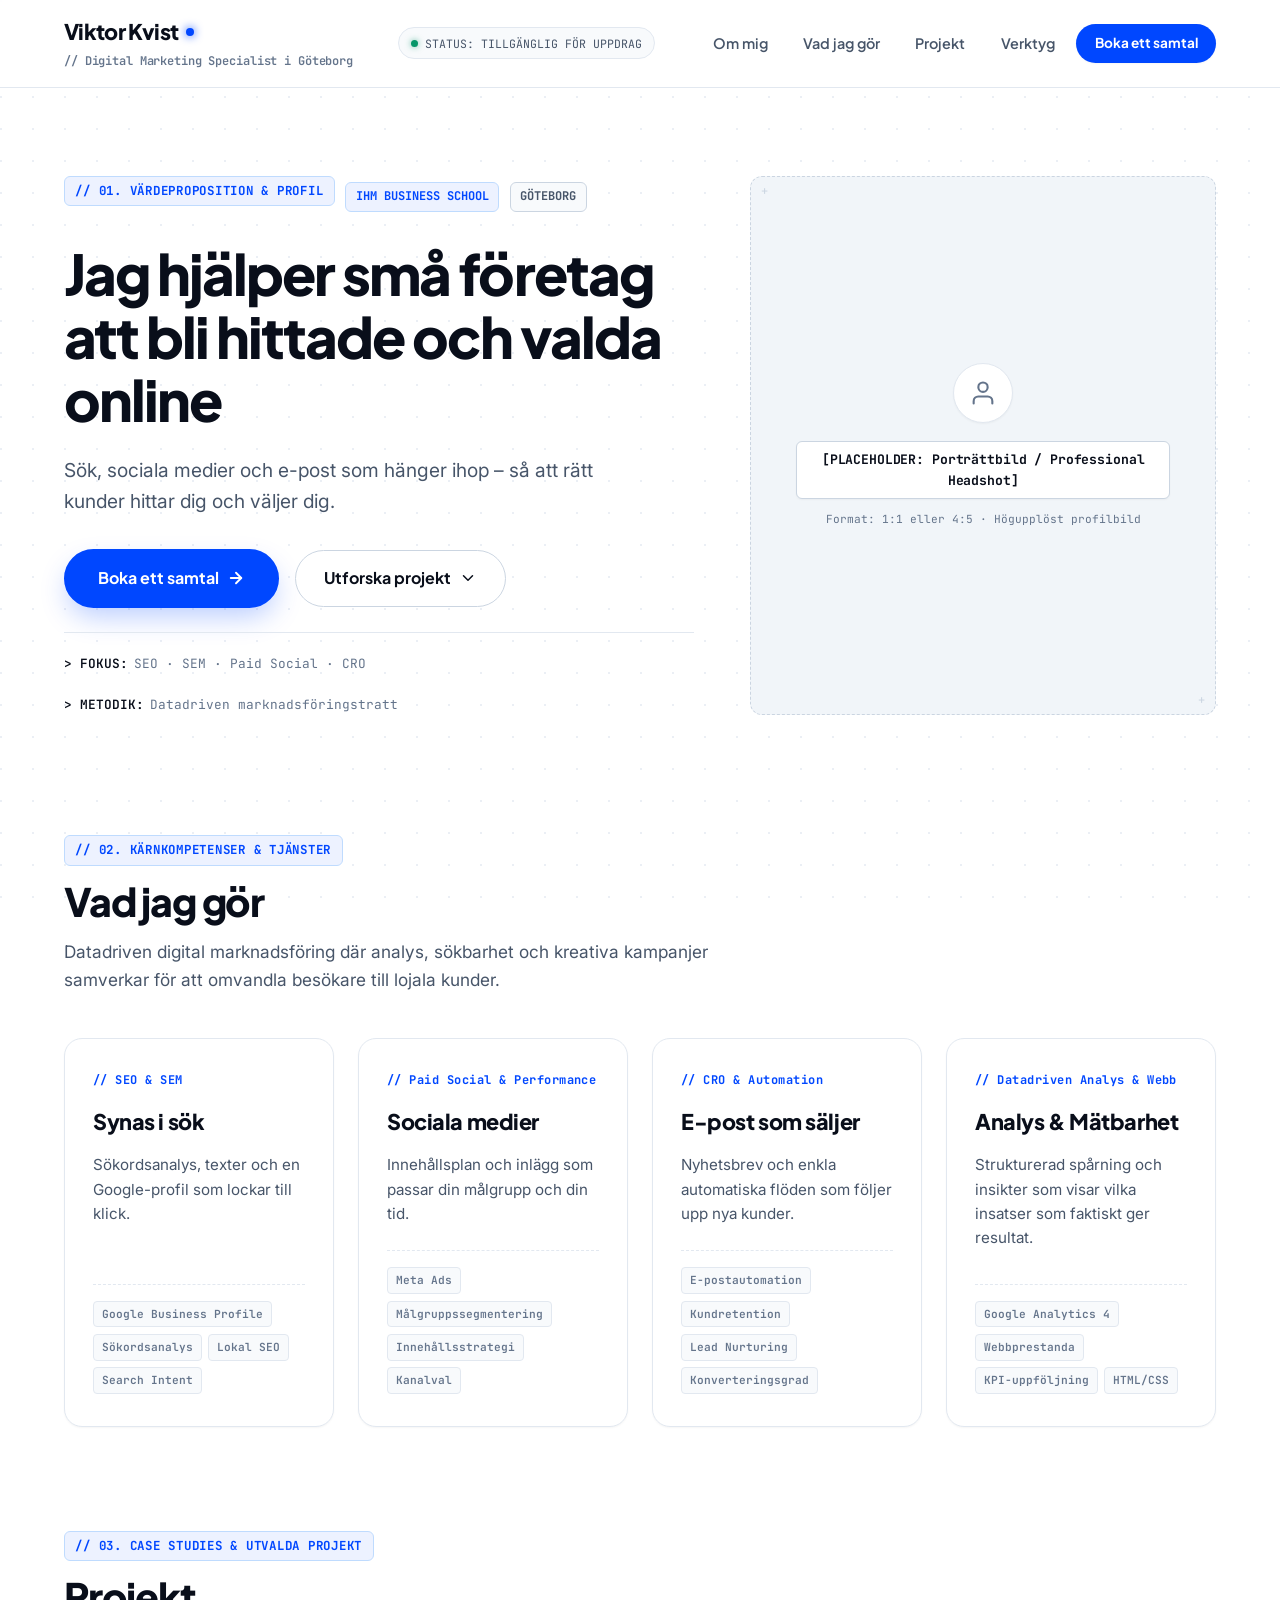
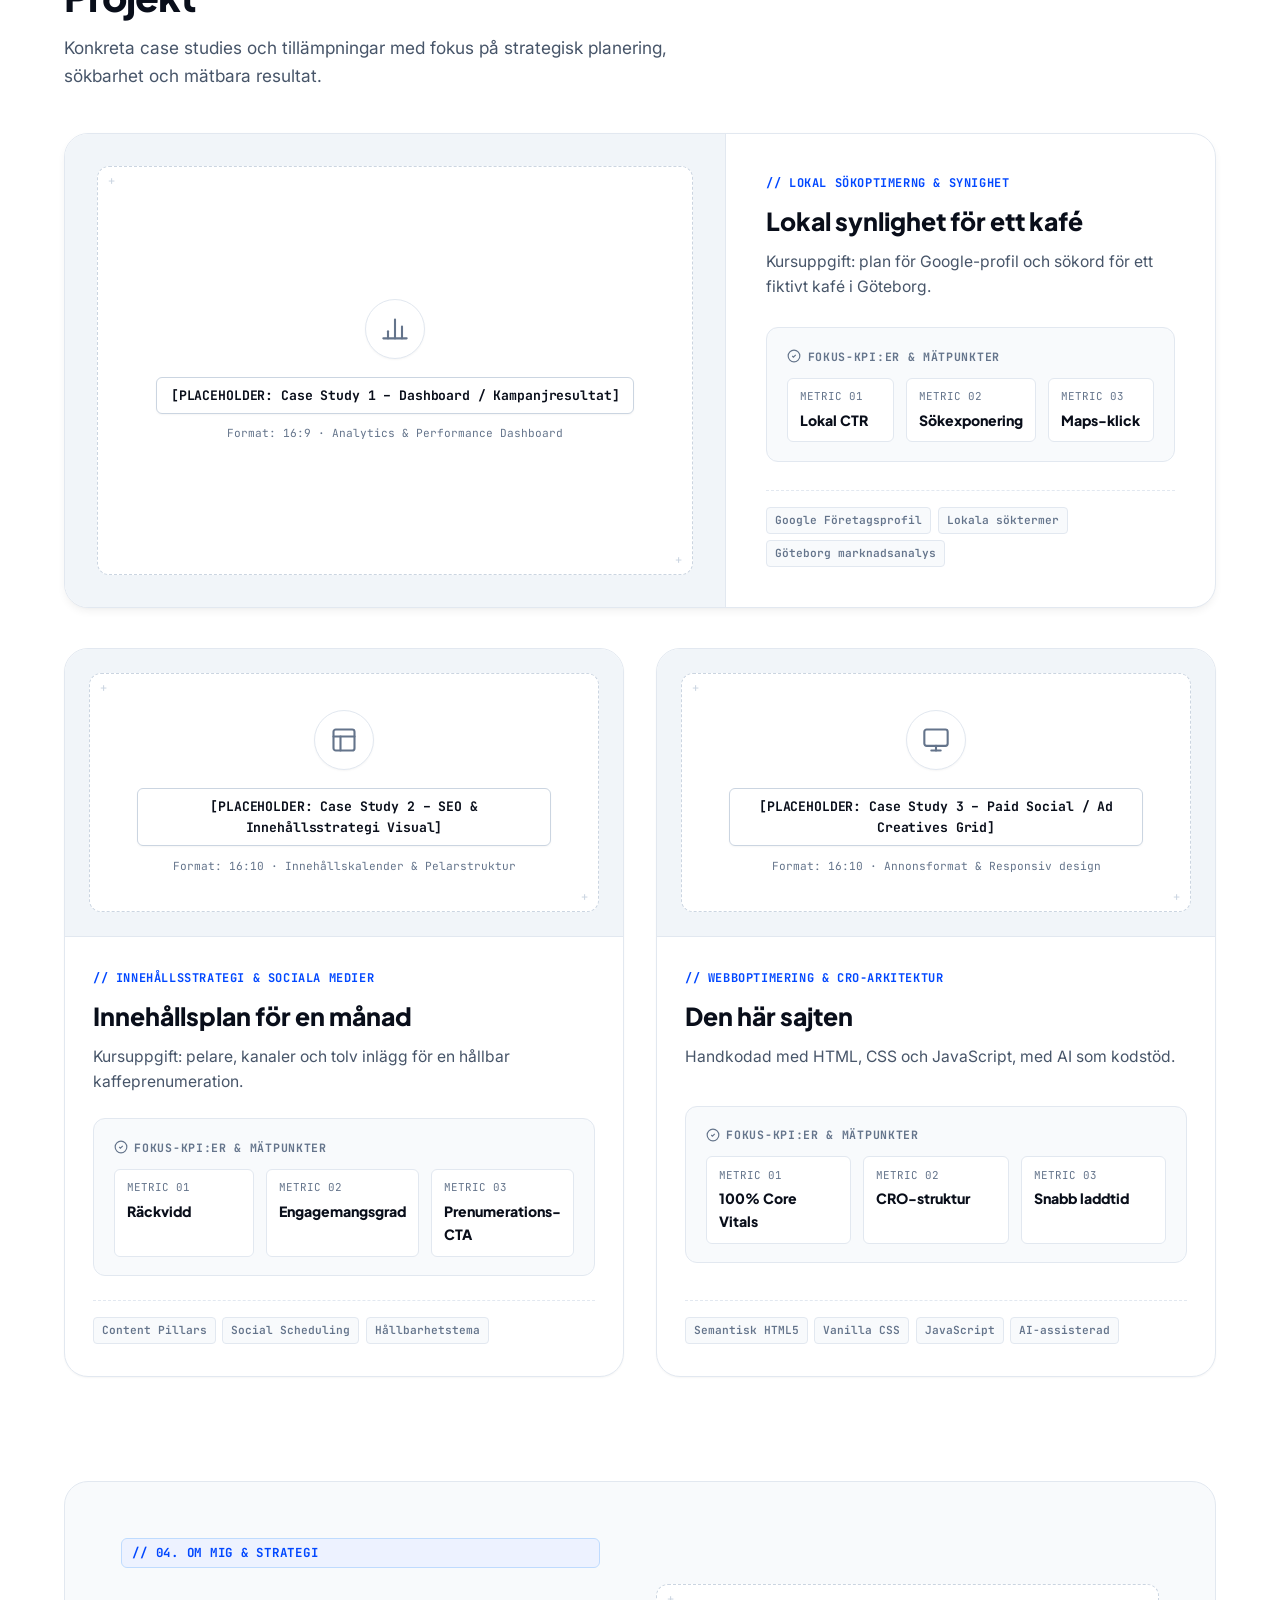
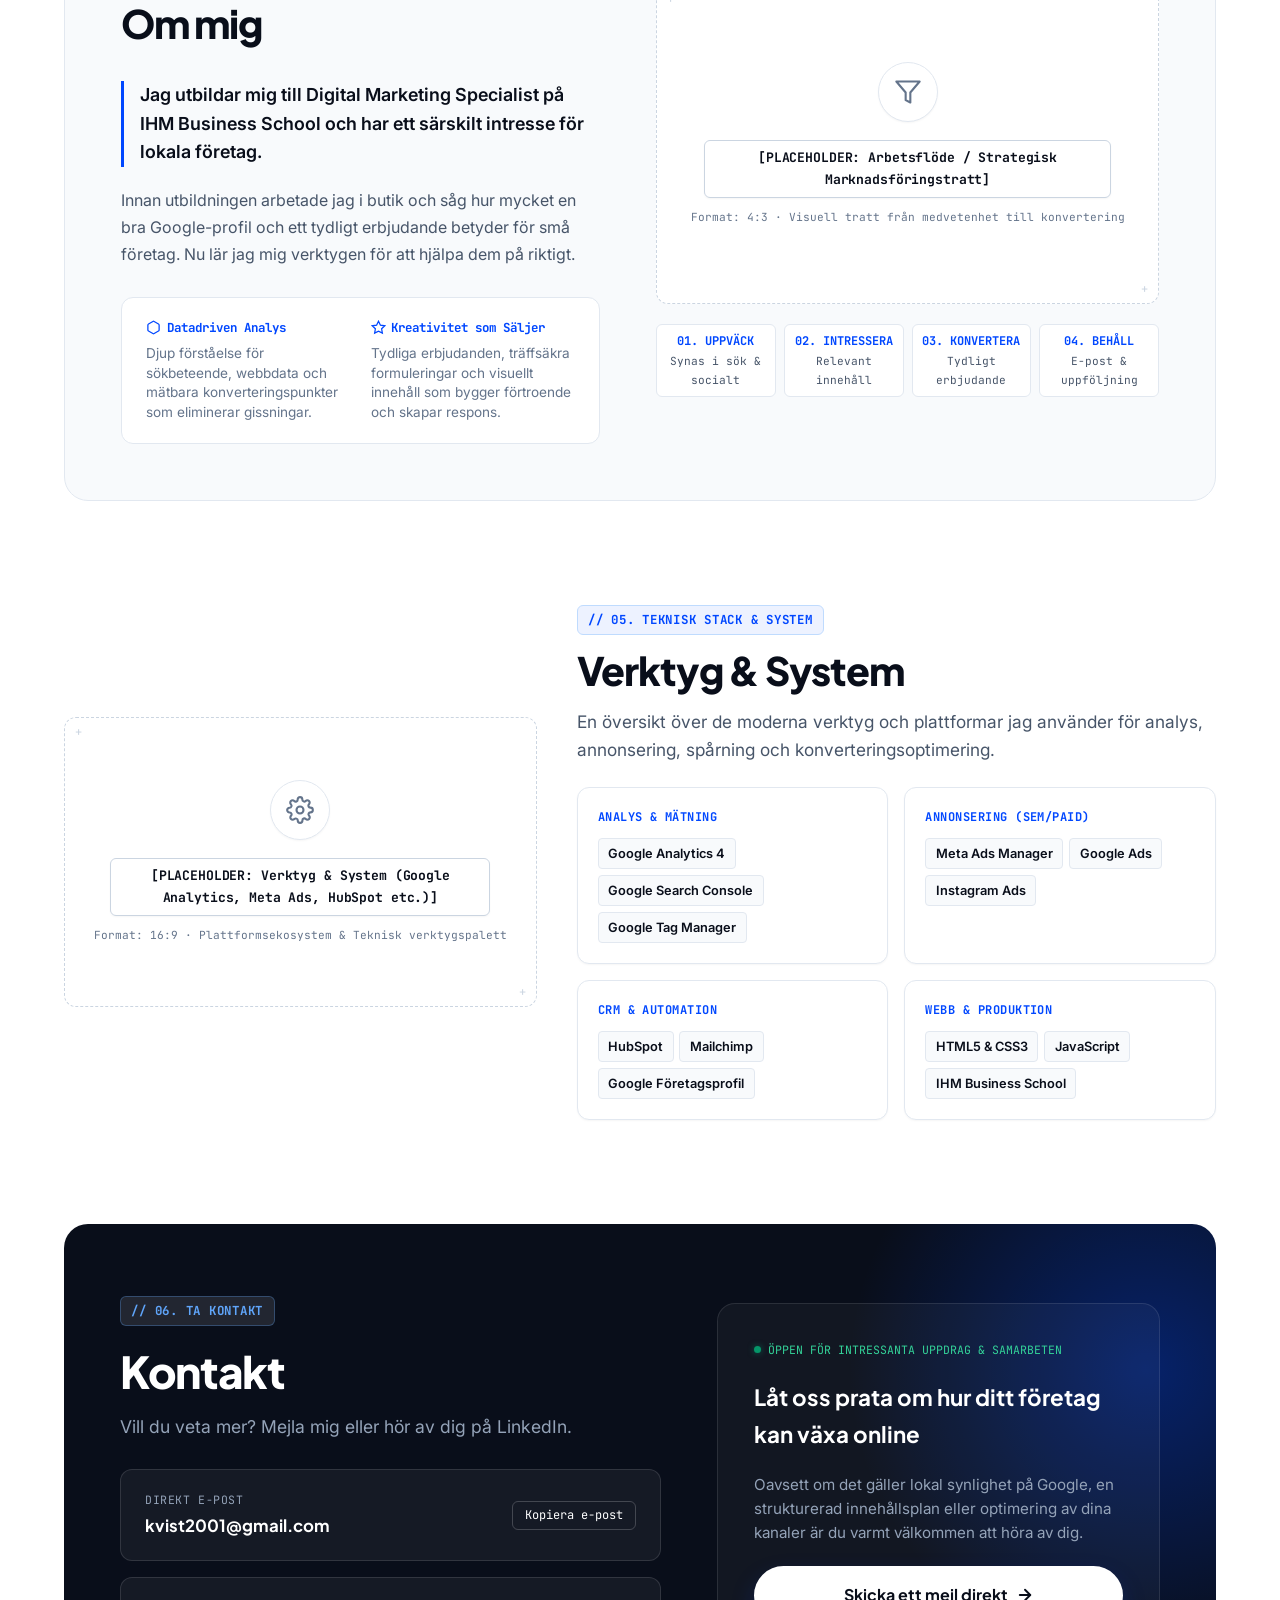
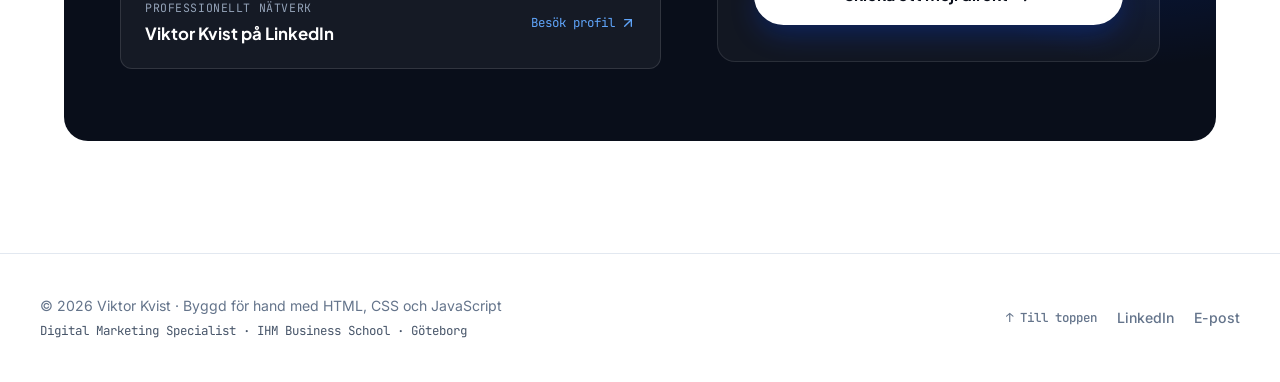
<file: index.html>
<!DOCTYPE html>
<html lang="sv">

<head>
    <meta charset="UTF-8">
    <meta name="viewport" content="width=device-width, initial-scale=1.0">
    <meta name="description" content="Viktor Kvist – Digital Marketing Specialist. Datadriven marknadsföring, SEO/SEM, betald annonsering, CRO och innehållsstrategi för lokal och digital tillväxt.">
    <meta name="author" content="Viktor Kvist">
    <meta name="theme-color" content="#ffffff">

    <title>Viktor Kvist · Digital Marketing Specialist</title>

    <link rel="stylesheet" href="css/style.css">
    <script defer src="script.js"></script>
</head>

<body>
    <!-- Tillgänglighet: Snabbhopp till innehåll -->
    <a href="#huvudinnehall" class="skip-link">Hoppa till huvudinnehåll [Tab]</a>

    <!-- Huvudheader & Navigation -->
    <header class="site-header" id="header">
        <div class="header-container">
            <div class="brand">
                <a href="#hero" class="brand-name">
                    <span>Viktor Kvist</span>
                    <span class="brand-dot" aria-hidden="true"></span>
                </a>
                <span class="brand-role">// Digital Marketing Specialist i Göteborg</span>
            </div>

            <div class="header-status" title="Aktiv student på IHM Business School & tillgänglig för samarbeten">
                <span class="status-dot" aria-hidden="true"></span>
                <span>STATUS: TILLGÄNGLIG FÖR UPPDRAG</span>
            </div>

            <!-- Mobilmeny knapp -->
            <button class="mobile-nav-toggle" id="mobileMenuBtn" aria-label="Växla navigationsmeny" aria-expanded="false" aria-controls="mainNav">
                <svg width="24" height="24" viewBox="0 0 24 24" fill="none" stroke="currentColor" stroke-width="2" stroke-linecap="round" stroke-linejoin="round" aria-hidden="true">
                    <line x1="3" y1="12" x2="21" y2="12"></line>
                    <line x1="3" y1="6" x2="21" y2="6"></line>
                    <line x1="3" y1="18" x2="21" y2="18"></line>
                </svg>
            </button>

            <!-- Huvudmeny -->
            <nav class="main-nav" id="mainNav" aria-label="Huvudmeny">
                <ul>
                    <li><a href="#om" class="nav-link">Om mig</a></li>
                    <li><a href="#tjanster" class="nav-link">Vad jag gör</a></li>
                    <li><a href="#projekt" class="nav-link">Projekt</a></li>
                    <li><a href="#verktyg" class="nav-link">Verktyg</a></li>
                    <li><a href="#kontakt" class="nav-cta">Boka ett samtal</a></li>
                </ul>
            </nav>
        </div>
    </header>

    <main id="huvudinnehall">
        <!-- ==========================================================
             1. HERO SECTION
             Slående rubrik, värdeproposition, CTA & Porträtt-placeholder
             ========================================================== -->
        <section class="hero-section" id="hero" aria-label="Introduktion och värdeproposition">
            <div class="hero-content">
                <div class="hero-badge-row">
                    <span class="section-meta">// 01. VÄRDEPROPOSITION & PROFIL</span>
                    <span class="hero-tag featured">IHM BUSINESS SCHOOL</span>
                    <span class="hero-tag">GÖTEBORG</span>
                </div>

                <h1 class="hero-title">Jag hjälper små företag att bli hittade och valda online</h1>
                
                <p class="hero-lead">Sök, sociala medier och e-post som hänger ihop – så att rätt kunder hittar dig och väljer dig.</p>

                <div class="hero-actions">
                    <a href="#kontakt" class="btn-primary">
                        <span>Boka ett samtal</span>
                        <svg width="18" height="18" viewBox="0 0 24 24" fill="none" stroke="currentColor" stroke-width="2.5" stroke-linecap="round" stroke-linejoin="round" aria-hidden="true">
                            <line x1="5" y1="12" x2="19" y2="12"></line>
                            <polyline points="12 5 19 12 12 19"></polyline>
                        </svg>
                    </a>
                    <a href="#projekt" class="btn-secondary">
                        <span>Utforska projekt</span>
                        <svg width="18" height="18" viewBox="0 0 24 24" fill="none" stroke="currentColor" stroke-width="2" stroke-linecap="round" stroke-linejoin="round" aria-hidden="true">
                            <polyline points="6 9 12 15 18 9"></polyline>
                        </svg>
                    </a>
                </div>

                <!-- Tekniska nyckelpunkter & ASCII-inspirerad status -->
                <div class="hero-tech-strip">
                    <div class="hero-tech-item">
                        <span>&gt; FOKUS:</span> SEO · SEM · Paid Social · CRO
                    </div>
                    <div class="hero-tech-item">
                        <span>&gt; METODIK:</span> Datadriven marknadsföringstratt
                    </div>
                </div>
            </div>

            <!-- HERO VISUAL PLACEHOLDER -->
            <div class="placeholder-hero-container">
                <div class="visual-placeholder placeholder-headshot" aria-label="Placeholder för professionellt porträttfoto">
                    <div class="placeholder-icon-wrap" aria-hidden="true">
                        <svg viewBox="0 0 24 24" fill="none" stroke="currentColor" stroke-width="1.8" stroke-linecap="round" stroke-linejoin="round">
                            <path d="M20 21v-2a4 4 0 0 0-4-4H8a4 4 0 0 0-4 4v2"></path>
                            <circle cx="12" cy="7" r="4"></circle>
                        </svg>
                    </div>
                    <div class="placeholder-label">[PLACEHOLDER: Porträttbild / Professional Headshot]</div>
                    <span class="placeholder-hint">Format: 1:1 eller 4:5 · Högupplöst profilbild</span>
                </div>
            </div>
        </section>

        <!-- ==========================================================
             2. KÄRNKOMPETENSER & TJÄNSTER
             SEO/SEM, Performance Marketing, CRO, Content & Analys
             ========================================================== -->
        <section id="tjanster" aria-labelledby="services-title">
            <div class="services-header">
                <span class="section-meta">// 02. KÄRNKOMPETENSER & TJÄNSTER</span>
                <h2 id="services-title" class="section-title">Vad jag gör</h2>
                <p class="section-desc">Datadriven digital marknadsföring där analys, sökbarhet och kreativa kampanjer samverkar för att omvandla besökare till lojala kunder.</p>
            </div>

            <div class="services-grid">
                <!-- Tjänst 1: Synas i sök (SEO & SEM) -->
                <article class="service-card">
                    <div class="service-card-top">
                        <span class="service-code-tag">// SEO & SEM</span>
                        <h3 class="service-title">Synas i sök</h3>
                        <p class="service-desc">Sökordsanalys, texter och en Google-profil som lockar till klick.</p>
                    </div>
                    <div class="service-tech-tags">
                        <span class="tech-chip">Google Business Profile</span>
                        <span class="tech-chip">Sökordsanalys</span>
                        <span class="tech-chip">Lokal SEO</span>
                        <span class="tech-chip">Search Intent</span>
                    </div>
                </article>

                <!-- Tjänst 2: Sociala medier (Performance & Paid Social) -->
                <article class="service-card">
                    <div class="service-card-top">
                        <span class="service-code-tag">// Paid Social & Performance</span>
                        <h3 class="service-title">Sociala medier</h3>
                        <p class="service-desc">Innehållsplan och inlägg som passar din målgrupp och din tid.</p>
                    </div>
                    <div class="service-tech-tags">
                        <span class="tech-chip">Meta Ads</span>
                        <span class="tech-chip">Målgruppssegmentering</span>
                        <span class="tech-chip">Innehållsstrategi</span>
                        <span class="tech-chip">Kanalval</span>
                    </div>
                </article>

                <!-- Tjänst 3: E-post som säljer (CRO & Retention) -->
                <article class="service-card">
                    <div class="service-card-top">
                        <span class="service-code-tag">// CRO & Automation</span>
                        <h3 class="service-title">E-post som säljer</h3>
                        <p class="service-desc">Nyhetsbrev och enkla automatiska flöden som följer upp nya kunder.</p>
                    </div>
                    <div class="service-tech-tags">
                        <span class="tech-chip">E-postautomation</span>
                        <span class="tech-chip">Kundretention</span>
                        <span class="tech-chip">Lead Nurturing</span>
                        <span class="tech-chip">Konverteringsgrad</span>
                    </div>
                </article>

                <!-- Tjänst 4: Analys & Webbutveckling (Kompletterande pelare) -->
                <article class="service-card">
                    <div class="service-card-top">
                        <span class="service-code-tag">// Datadriven Analys & Webb</span>
                        <h3 class="service-title">Analys & Mätbarhet</h3>
                        <p class="service-desc">Strukturerad spårning och insikter som visar vilka insatser som faktiskt ger resultat.</p>
                    </div>
                    <div class="service-tech-tags">
                        <span class="tech-chip">Google Analytics 4</span>
                        <span class="tech-chip">Webbprestanda</span>
                        <span class="tech-chip">KPI-uppföljning</span>
                        <span class="tech-chip">HTML/CSS</span>
                    </div>
                </article>
            </div>
        </section>

        <!-- ==========================================================
             3. CASE STUDIES / UTVALDA PROJEKT
             Asymmetrisk grid med mätbara KPI:er & visuella placeholders
             ========================================================== -->
        <section id="projekt" aria-labelledby="projects-title">
            <div class="projects-header">
                <span class="section-meta">// 03. CASE STUDIES & UTVALDA PROJEKT</span>
                <h2 id="projects-title" class="section-title">Projekt</h2>
                <p class="section-desc">Konkreta case studies och tillämpningar med fokus på strategisk planering, sökbarhet och mätbara resultat.</p>
            </div>

            <div class="projects-asymmetric-grid">
                <!-- Case Study 1: Feature Layout (Asymmetrisk split) -->
                <article class="case-card-featured">
                    <div class="case-visual-side">
                        <div class="visual-placeholder" aria-label="Visual placeholder för case study 1">
                            <div class="placeholder-icon-wrap" aria-hidden="true">
                                <svg viewBox="0 0 24 24" fill="none" stroke="currentColor" stroke-width="1.8" stroke-linecap="round" stroke-linejoin="round">
                                    <line x1="18" y1="20" x2="18" y2="10"></line>
                                    <line x1="12" y1="20" x2="12" y2="4"></line>
                                    <line x1="6" y1="20" x2="6" y2="14"></line>
                                    <line x1="2" y1="20" x2="22" y2="20"></line>
                                </svg>
                            </div>
                            <div class="placeholder-label">[PLACEHOLDER: Case Study 1 – Dashboard / Kampanjresultat]</div>
                            <span class="placeholder-hint">Format: 16:9 · Analytics & Performance Dashboard</span>
                        </div>
                    </div>

                    <div class="case-info-side">
                        <div class="case-header-block">
                            <span class="case-category">// LOKAL SÖKOPTIMERNG & SYNIGHET</span>
                            <h3 class="case-title">Lokal synlighet för ett kafé</h3>
                            <p class="case-text">Kursuppgift: plan för Google-profil och sökord för ett fiktivt kafé i Göteborg.</p>
                        </div>

                        <!-- KPI-panel för projektet -->
                        <div class="kpi-panel">
                            <div class="kpi-panel-title">
                                <svg width="14" height="14" viewBox="0 0 24 24" fill="none" stroke="currentColor" stroke-width="2">
                                    <circle cx="12" cy="12" r="10"></circle>
                                    <path d="m9 12 2 2 4-4"></path>
                                </svg>
                                <span>Fokus-KPI:er &amp; Mätpunkter</span>
                            </div>
                            <div class="kpi-items-row">
                                <div class="kpi-metric-box">
                                    <span class="kpi-label">METRIC 01</span>
                                    <span class="kpi-target">Lokal CTR</span>
                                </div>
                                <div class="kpi-metric-box">
                                    <span class="kpi-label">METRIC 02</span>
                                    <span class="kpi-target">Sökexponering</span>
                                </div>
                                <div class="kpi-metric-box">
                                    <span class="kpi-label">METRIC 03</span>
                                    <span class="kpi-target">Maps-klick</span>
                                </div>
                            </div>
                        </div>

                        <div class="service-tech-tags">
                            <span class="tech-chip">Google Företagsprofil</span>
                            <span class="tech-chip">Lokala söktermer</span>
                            <span class="tech-chip">Göteborg marknadsanalys</span>
                        </div>
                    </div>
                </article>

                <!-- Case Studies Subgrid (Projekt 2 & 3 - Asymmetrisk layout) -->
                <div class="cases-subgrid">
                    <!-- Case Study 2 -->
                    <article class="case-card-secondary">
                        <div class="case-visual-wrapper">
                            <div class="visual-placeholder" aria-label="Visual placeholder för case study 2">
                                <div class="placeholder-icon-wrap" aria-hidden="true">
                                    <svg viewBox="0 0 24 24" fill="none" stroke="currentColor" stroke-width="1.8" stroke-linecap="round" stroke-linejoin="round">
                                        <rect x="3" y="3" width="18" height="18" rx="2" ry="2"></rect>
                                        <line x1="3" y1="9" x2="21" y2="9"></line>
                                        <line x1="9" y1="21" x2="9" y2="9"></line>
                                    </svg>
                                </div>
                                <div class="placeholder-label">[PLACEHOLDER: Case Study 2 – SEO & Innehållsstrategi Visual]</div>
                                <span class="placeholder-hint">Format: 16:10 · Innehållskalender & Pelarstruktur</span>
                            </div>
                        </div>

                        <div class="case-content-wrapper">
                            <div class="case-header-block">
                                <span class="case-category">// INNEHÅLLSSTRATEGI & SOCIALA MEDIER</span>
                                <h3 class="case-title">Innehållsplan för en månad</h3>
                                <p class="case-text">Kursuppgift: pelare, kanaler och tolv inlägg för en hållbar kaffeprenumeration.</p>
                            </div>

                            <div class="kpi-panel">
                                <div class="kpi-panel-title">
                                    <svg width="14" height="14" viewBox="0 0 24 24" fill="none" stroke="currentColor" stroke-width="2">
                                        <circle cx="12" cy="12" r="10"></circle>
                                        <path d="m9 12 2 2 4-4"></path>
                                    </svg>
                                    <span>Fokus-KPI:er &amp; Mätpunkter</span>
                                </div>
                                <div class="kpi-items-row">
                                    <div class="kpi-metric-box">
                                        <span class="kpi-label">METRIC 01</span>
                                        <span class="kpi-target">Räckvidd</span>
                                    </div>
                                    <div class="kpi-metric-box">
                                        <span class="kpi-label">METRIC 02</span>
                                        <span class="kpi-target">Engagemangsgrad</span>
                                    </div>
                                    <div class="kpi-metric-box">
                                        <span class="kpi-label">METRIC 03</span>
                                        <span class="kpi-target">Prenumerations-CTA</span>
                                    </div>
                                </div>
                            </div>

                            <div class="service-tech-tags">
                                <span class="tech-chip">Content Pillars</span>
                                <span class="tech-chip">Social Scheduling</span>
                                <span class="tech-chip">Hållbarhetstema</span>
                            </div>
                        </div>
                    </article>

                    <!-- Case Study 3 -->
                    <article class="case-card-secondary">
                        <div class="case-visual-wrapper">
                            <div class="visual-placeholder" aria-label="Visual placeholder för case study 3">
                                <div class="placeholder-icon-wrap" aria-hidden="true">
                                    <svg viewBox="0 0 24 24" fill="none" stroke="currentColor" stroke-width="1.8" stroke-linecap="round" stroke-linejoin="round">
                                        <rect x="2" y="3" width="20" height="14" rx="2" ry="2"></rect>
                                        <line x1="8" y1="21" x2="16" y2="21"></line>
                                        <line x1="12" y1="17" x2="12" y2="21"></line>
                                    </svg>
                                </div>
                                <div class="placeholder-label">[PLACEHOLDER: Case Study 3 – Paid Social / Ad Creatives Grid]</div>
                                <span class="placeholder-hint">Format: 16:10 · Annonsformat & Responsiv design</span>
                            </div>
                        </div>

                        <div class="case-content-wrapper">
                            <div class="case-header-block">
                                <span class="case-category">// WEBBOPTIMERING & CRO-ARKITEKTUR</span>
                                <h3 class="case-title">Den här sajten</h3>
                                <p class="case-text">Handkodad med HTML, CSS och JavaScript, med AI som kodstöd.</p>
                            </div>

                            <div class="kpi-panel">
                                <div class="kpi-panel-title">
                                    <svg width="14" height="14" viewBox="0 0 24 24" fill="none" stroke="currentColor" stroke-width="2">
                                        <circle cx="12" cy="12" r="10"></circle>
                                        <path d="m9 12 2 2 4-4"></path>
                                    </svg>
                                    <span>Fokus-KPI:er &amp; Mätpunkter</span>
                                </div>
                                <div class="kpi-items-row">
                                    <div class="kpi-metric-box">
                                        <span class="kpi-label">METRIC 01</span>
                                        <span class="kpi-target">100% Core Vitals</span>
                                    </div>
                                    <div class="kpi-metric-box">
                                        <span class="kpi-label">METRIC 02</span>
                                        <span class="kpi-target">CRO-struktur</span>
                                    </div>
                                    <div class="kpi-metric-box">
                                        <span class="kpi-label">METRIC 03</span>
                                        <span class="kpi-target">Snabb laddtid</span>
                                    </div>
                                </div>
                            </div>

                            <div class="service-tech-tags">
                                <span class="tech-chip">Semantisk HTML5</span>
                                <span class="tech-chip">Vanilla CSS</span>
                                <span class="tech-chip">JavaScript</span>
                                <span class="tech-chip">AI-assisterad</span>
                            </div>
                        </div>
                    </article>
                </div>
            </div>
        </section>

        <!-- ==========================================================
             4. OM MIG & STRATEGISKT TILLVÄGAGÅNGSSÄTT
             Analys vs. Kreativitet, Tratt-placeholder & Erfarenhet
             ========================================================== -->
        <section id="om" class="about-section" aria-labelledby="about-title">
            <div class="about-grid">
                <div class="about-text-content">
                    <span class="section-meta">// 04. OM MIG & STRATEGI</span>
                    <h2 id="about-title" class="section-title">Om mig</h2>
                    
                    <p class="about-lead-quote">Jag utbildar mig till Digital Marketing Specialist på IHM Business School och har ett särskilt intresse för lokala företag.</p>
                    
                    <p class="about-p">Innan utbildningen arbetade jag i butik och såg hur mycket en bra Google-profil och ett tydligt erbjudande betyder för små företag. Nu lär jag mig verktygen för att hjälpa dem på riktigt.</p>

                    <!-- Balansen mellan datadriven analys och kreativ marknadsföring -->
                    <div class="balance-banner">
                        <div class="balance-col">
                            <span class="balance-title">
                                <svg width="15" height="15" viewBox="0 0 24 24" fill="none" stroke="currentColor" stroke-width="2">
                                    <path d="M21 16V8a2 2 0 0 0-1-1.73l-7-4a2 2 0 0 0-2 0l-7 4A2 2 0 0 0 3 8v8a2 2 0 0 0 1 1.73l7 4a2 2 0 0 0 2 0l7-4A2 2 0 0 0 21 16z"></path>
                                </svg>
                                Datadriven Analys
                            </span>
                            <span class="balance-desc">Djup förståelse för sökbeteende, webbdata och mätbara konverteringspunkter som eliminerar gissningar.</span>
                        </div>
                        <div class="balance-col">
                            <span class="balance-title">
                                <svg width="15" height="15" viewBox="0 0 24 24" fill="none" stroke="currentColor" stroke-width="2">
                                    <polygon points="12 2 15.09 8.26 22 9.27 17 14.14 18.18 21.02 12 17.77 5.82 21.02 7 14.14 2 9.27 8.91 8.26 12 2"></polygon>
                                </svg>
                                Kreativitet som Säljer
                            </span>
                            <span class="balance-desc">Tydliga erbjudanden, träffsäkra formuleringar och visuellt innehåll som bygger förtroende och skapar respons.</span>
                        </div>
                    </div>
                </div>

                <!-- OM MIG VISUAL PLACEHOLDER -->
                <div class="about-visual-side">
                    <div class="visual-placeholder" aria-label="Visual placeholder för strategisk marknadsföringstratt">
                        <div class="placeholder-icon-wrap" aria-hidden="true">
                            <svg viewBox="0 0 24 24" fill="none" stroke="currentColor" stroke-width="1.8" stroke-linecap="round" stroke-linejoin="round">
                                <polygon points="22 3 2 3 10 12.46 10 19 14 21 14 12.46 22 3"></polygon>
                            </svg>
                        </div>
                        <div class="placeholder-label">[PLACEHOLDER: Arbetsflöde / Strategisk Marknadsföringstratt]</div>
                        <span class="placeholder-hint">Format: 4:3 · Visuell tratt från medvetenhet till konvertering</span>
                    </div>

                    <!-- Minityr av tratten -->
                    <div class="funnel-steps-mini" aria-hidden="true">
                        <div class="funnel-step-item">
                            <strong>01. UPPVÄCK</strong>
                            <span>Synas i sök &amp; socialt</span>
                        </div>
                        <div class="funnel-step-item">
                            <strong>02. INTRESSERA</strong>
                            <span>Relevant innehåll</span>
                        </div>
                        <div class="funnel-step-item">
                            <strong>03. KONVERTERA</strong>
                            <span>Tydligt erbjudande</span>
                        </div>
                        <div class="funnel-step-item">
                            <strong>04. BEHÅLL</strong>
                            <span>E-post &amp; uppföljning</span>
                        </div>
                    </div>
                </div>
            </div>
        </section>

        <!-- ==========================================================
             5. VERKTYGSSTACK & SYSTEM
             Verktyg & System Placeholder samt strukturerad kompetensöversikt
             ========================================================== -->
        <section id="verktyg" aria-labelledby="tools-title">
            <div class="tools-grid-layout">
                <!-- Vänster kolumn: Visual Placeholder -->
                <div class="tools-visual-col">
                    <div class="visual-placeholder" aria-label="Visual placeholder för verktyg och system">
                        <div class="placeholder-icon-wrap" aria-hidden="true">
                            <svg viewBox="0 0 24 24" fill="none" stroke="currentColor" stroke-width="1.8" stroke-linecap="round" stroke-linejoin="round">
                                <circle cx="12" cy="12" r="3"></circle>
                                <path d="M19.4 15a1.65 1.65 0 0 0 .33 1.82l.06.06a2 2 0 0 1 0 2.83 2 2 0 0 1-2.83 0l-.06-.06a1.65 1.65 0 0 0-1.82-.33 1.65 1.65 0 0 0-1 1.51V21a2 2 0 0 1-2 2 2 2 0 0 1-2-2v-.09A1.65 1.65 0 0 0 9 19.4a1.65 1.65 0 0 0-1.82.33l-.06.06a2 2 0 0 1-2.83 0 2 2 0 0 1 0-2.83l.06-.06a1.65 1.65 0 0 0 .33-1.82 1.65 1.65 0 0 0-1.51-1H3a2 2 0 0 1-2-2 2 2 0 0 1 2-2h.09A1.65 1.65 0 0 0 4.6 9a1.65 1.65 0 0 0-.33-1.82l-.06-.06a2 2 0 0 1 0-2.83 2 2 0 0 1 2.83 0l.06.06a1.65 1.65 0 0 0 1.82.33H9a1.65 1.65 0 0 0 1-1.51V3a2 2 0 0 1 2-2 2 2 0 0 1 2 2v.09a1.65 1.65 0 0 0 1 1.51 1.65 1.65 0 0 0 1.82-.33l.06-.06a2 2 0 0 1 2.83 0 2 2 0 0 1 0 2.83l-.06.06a1.65 1.65 0 0 0-.33 1.82V9a1.65 1.65 0 0 0 1.51 1H21a2 2 0 0 1 2 2 2 2 0 0 1-2 2h-.09a1.65 1.65 0 0 0-1.51 1z"></path>
                            </svg>
                        </div>
                        <div class="placeholder-label">[PLACEHOLDER: Verktyg & System (Google Analytics, Meta Ads, HubSpot etc.)]</div>
                        <span class="placeholder-hint">Format: 16:9 · Plattformsekosystem & Teknisk verktygspalett</span>
                    </div>
                </div>

                <!-- Höger kolumn: Strukturerad stack och certifieringar -->
                <div class="tools-content-col">
                    <div>
                        <span class="section-meta">// 05. TEKNISK STACK & SYSTEM</span>
                        <h2 id="tools-title" class="section-title">Verktyg &amp; System</h2>
                        <p class="section-desc">En översikt över de moderna verktyg och plattformar jag använder för analys, annonsering, spårning och konverteringsoptimering.</p>
                    </div>

                    <div class="tools-category-cards">
                        <div class="tool-group-card">
                            <span class="tool-group-name">Analys &amp; Mätning</span>
                            <div class="tool-badge-list">
                                <span class="tool-badge">Google Analytics 4</span>
                                <span class="tool-badge">Google Search Console</span>
                                <span class="tool-badge">Google Tag Manager</span>
                            </div>
                        </div>

                        <div class="tool-group-card">
                            <span class="tool-group-name">Annonsering (SEM/Paid)</span>
                            <div class="tool-badge-list">
                                <span class="tool-badge">Meta Ads Manager</span>
                                <span class="tool-badge">Google Ads</span>
                                <span class="tool-badge">Instagram Ads</span>
                            </div>
                        </div>

                        <div class="tool-group-card">
                            <span class="tool-group-name">CRM &amp; Automation</span>
                            <div class="tool-badge-list">
                                <span class="tool-badge">HubSpot</span>
                                <span class="tool-badge">Mailchimp</span>
                                <span class="tool-badge">Google Företagsprofil</span>
                            </div>
                        </div>

                        <div class="tool-group-card">
                            <span class="tool-group-name">Webb &amp; Produktion</span>
                            <div class="tool-badge-list">
                                <span class="tool-badge">HTML5 &amp; CSS3</span>
                                <span class="tool-badge">JavaScript</span>
                                <span class="tool-badge">IHM Business School</span>
                            </div>
                        </div>
                    </div>
                </div>
            </div>
        </section>

        <!-- ==========================================================
             6. KONTAKT & FOOTER
             Konverteringsoptimerad kontaktsektion med direkta länkar
             ========================================================== -->
        <section id="kontakt" class="contact-section" aria-labelledby="contact-title">
            <div class="contact-container">
                <div class="contact-info-col">
                    <span class="section-meta contact-meta">// 06. TA KONTAKT</span>
                    <h2 id="contact-title" class="contact-title">Kontakt</h2>
                    <p class="contact-lead">Vill du veta mer? Mejla mig eller hör av dig på LinkedIn.</p>

                    <div class="contact-methods">
                        <!-- E-post med kopieringsfunktion -->
                        <div class="contact-card">
                            <div class="contact-card-info">
                                <span class="contact-card-label">Direkt e-post</span>
                                <a href="mailto:kvist2001@gmail.com" class="contact-card-value">kvist2001@gmail.com</a>
                            </div>
                            <div class="contact-card-action">
                                <button type="button" class="copy-btn" id="copyEmailBtn" data-email="kvist2001@gmail.com">Kopiera e-post</button>
                            </div>
                        </div>

                        <!-- LinkedIn länk -->
                        <a href="https://www.linkedin.com/in/viktor-kvist" target="_blank" rel="noopener noreferrer" class="contact-card">
                            <div class="contact-card-info">
                                <span class="contact-card-label">Professionellt nätverk</span>
                                <span class="contact-card-value">Viktor Kvist på LinkedIn</span>
                            </div>
                            <div class="contact-card-action">
                                <span>Besök profil</span>
                                <svg width="16" height="16" viewBox="0 0 24 24" fill="none" stroke="currentColor" stroke-width="2" stroke-linecap="round" stroke-linejoin="round">
                                    <line x1="7" y1="17" x2="17" y2="7"></line>
                                    <polyline points="7 7 17 7 17 17"></polyline>
                                </svg>
                            </div>
                        </a>
                    </div>
                </div>

                <!-- Höger konverteringsbox -->
                <div class="contact-cta-box">
                    <div class="contact-cta-badge">
                        <span class="status-dot"></span>
                        <span>ÖPPEN FÖR INTRESSANTA UPPDRAG &amp; SAMARBETEN</span>
                    </div>
                    <h3 class="contact-cta-heading">Låt oss prata om hur ditt företag kan växa online</h3>
                    <p class="contact-cta-text">Oavsett om det gäller lokal synlighet på Google, en strukturerad innehållsplan eller optimering av dina kanaler är du varmt välkommen att höra av dig.</p>
                    <a href="mailto:kvist2001@gmail.com?subject=Förfrågan%20via%20portfolio" class="btn-primary" style="background:#ffffff; color:#090e1a; border-color:#ffffff;">
                        <span>Skicka ett mejl direkt</span>
                        <svg width="18" height="18" viewBox="0 0 24 24" fill="none" stroke="currentColor" stroke-width="2.5" stroke-linecap="round" stroke-linejoin="round">
                            <line x1="5" y1="12" x2="19" y2="12"></line>
                            <polyline points="12 5 19 12 12 19"></polyline>
                        </svg>
                    </a>
                </div>
            </div>
        </section>
    </main>

    <!-- Footer -->
    <footer class="site-footer">
        <div class="footer-container">
            <div class="footer-copy">
                <p>© 2026 Viktor Kvist · Byggd för hand med HTML, CSS och JavaScript</p>
                <p class="footer-credits">Digital Marketing Specialist · IHM Business School · Göteborg</p>
            </div>

            <ul class="footer-links">
                <li><a href="#hero" class="back-to-top">↑ Till toppen</a></li>
                <li><a href="https://www.linkedin.com/in/viktor-kvist" target="_blank" rel="noopener">LinkedIn</a></li>
                <li><a href="mailto:kvist2001@gmail.com">E-post</a></li>
            </ul>
        </div>
    </footer>
</body>

</html>
</file>
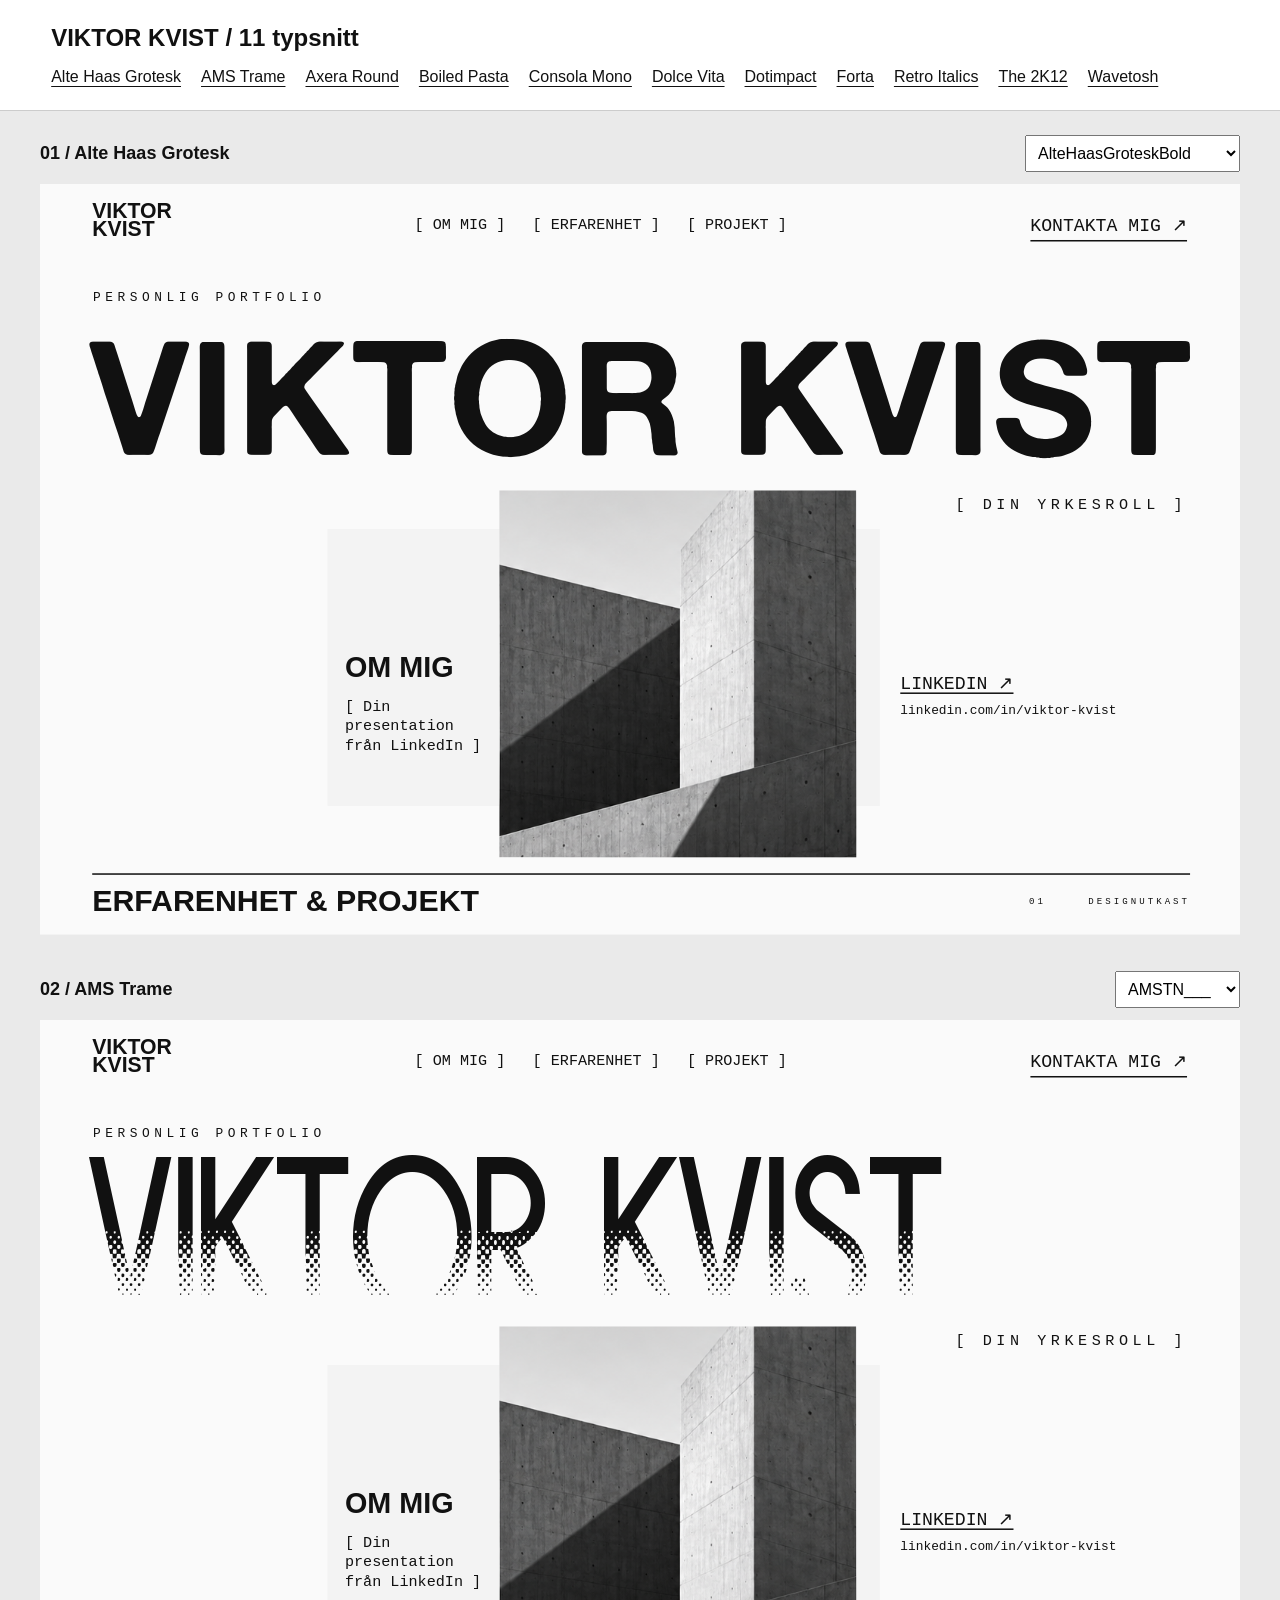
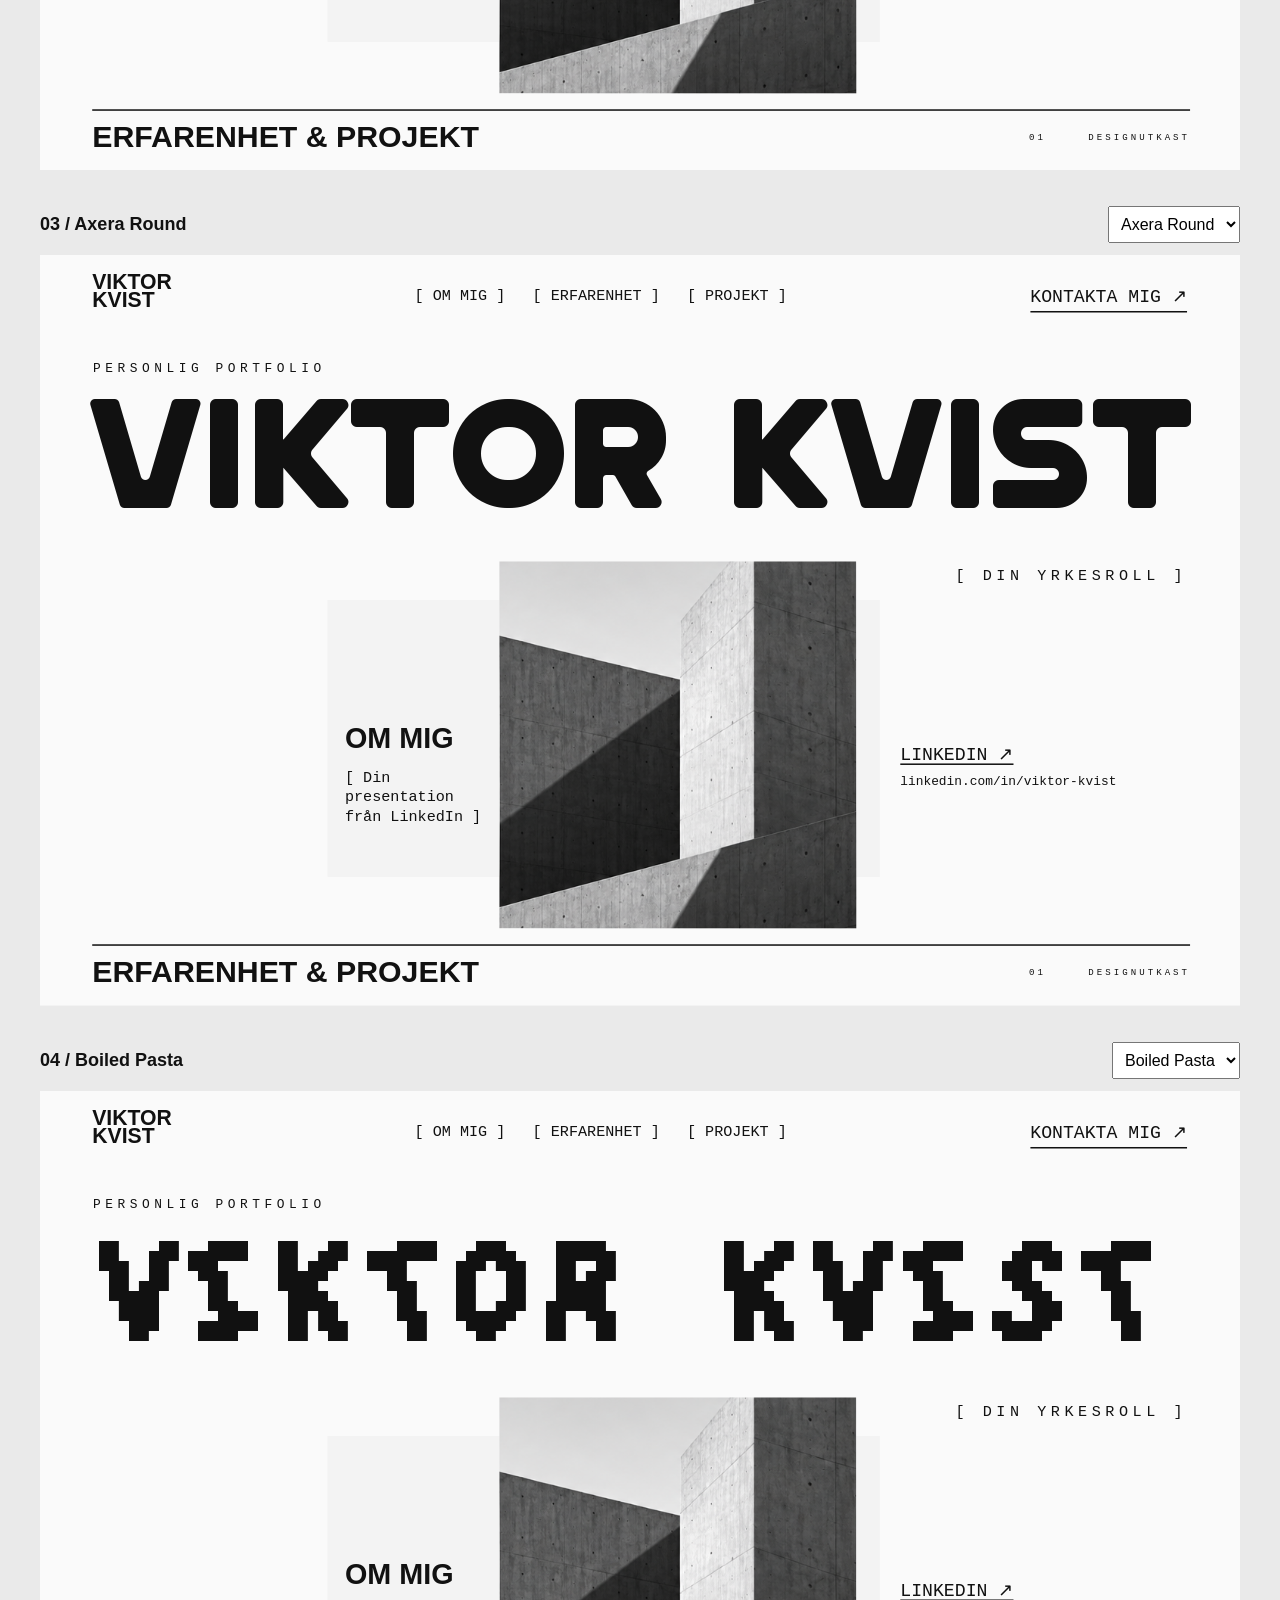
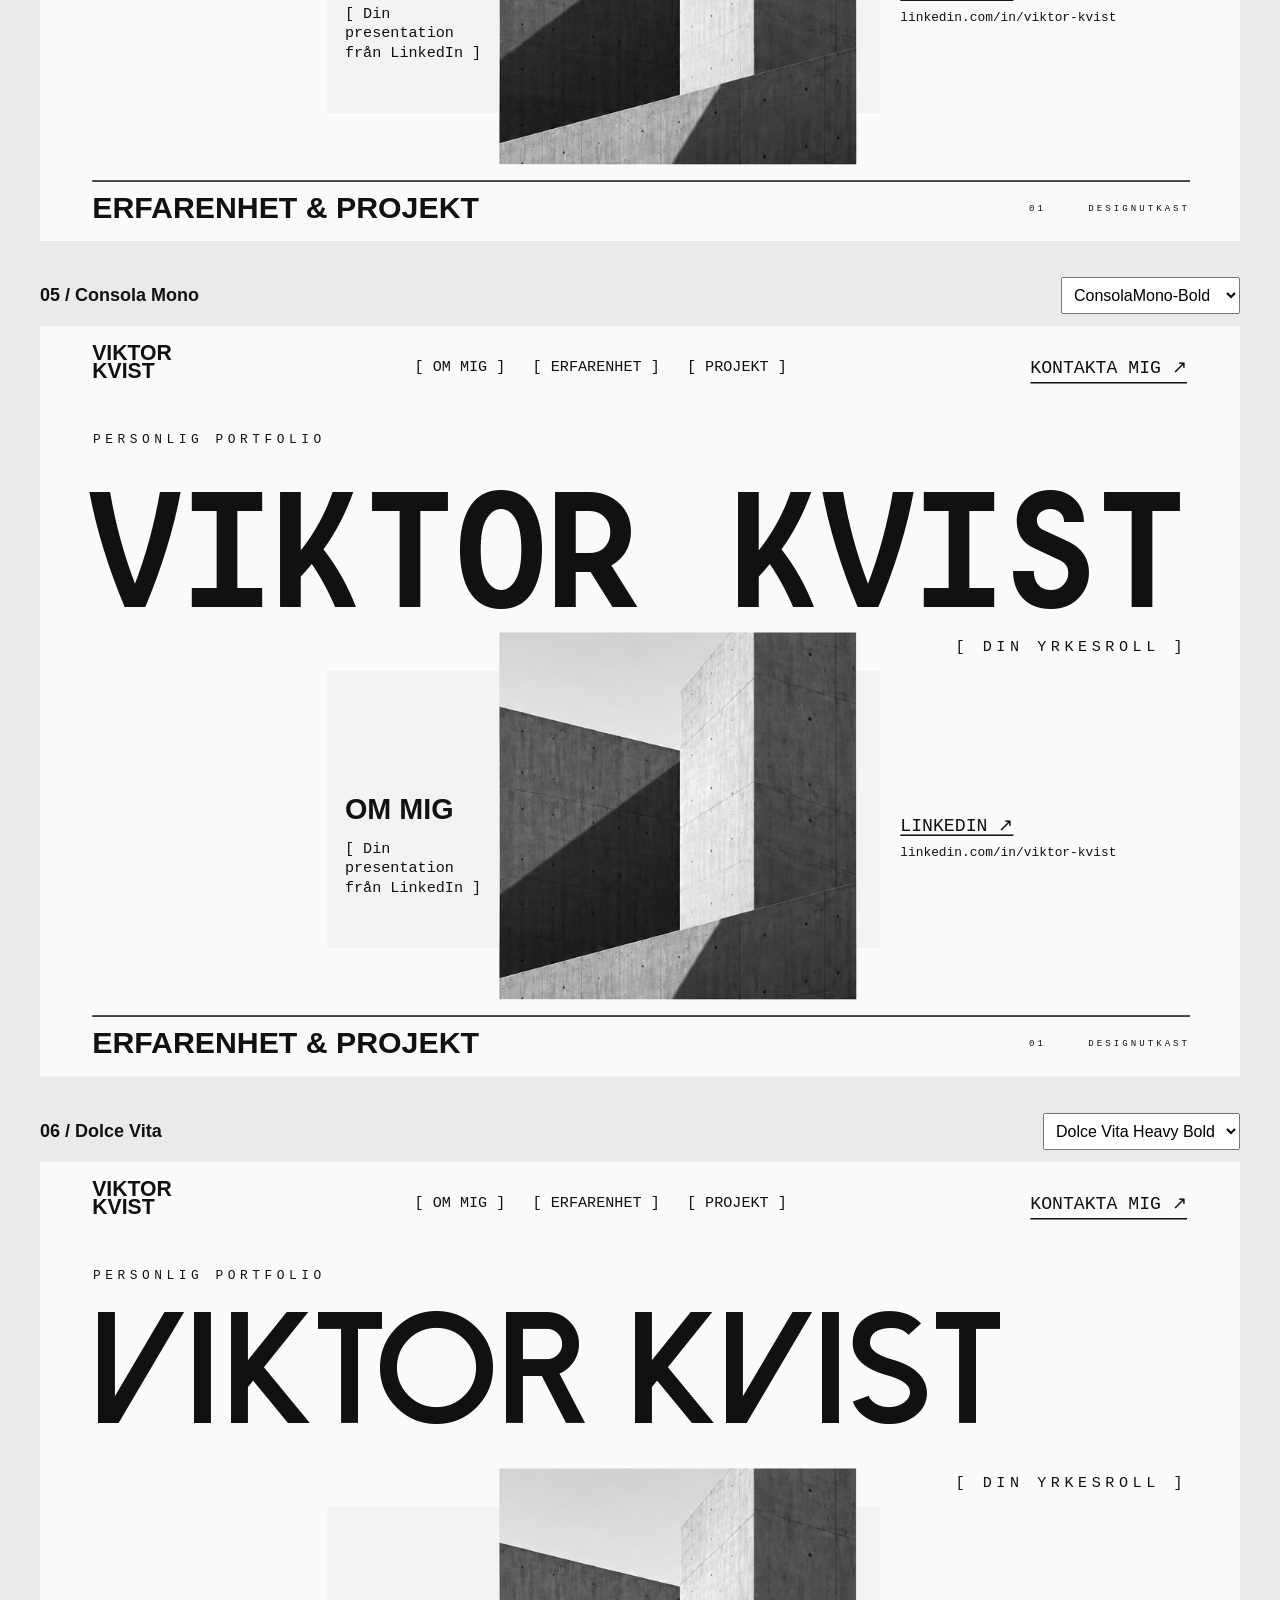
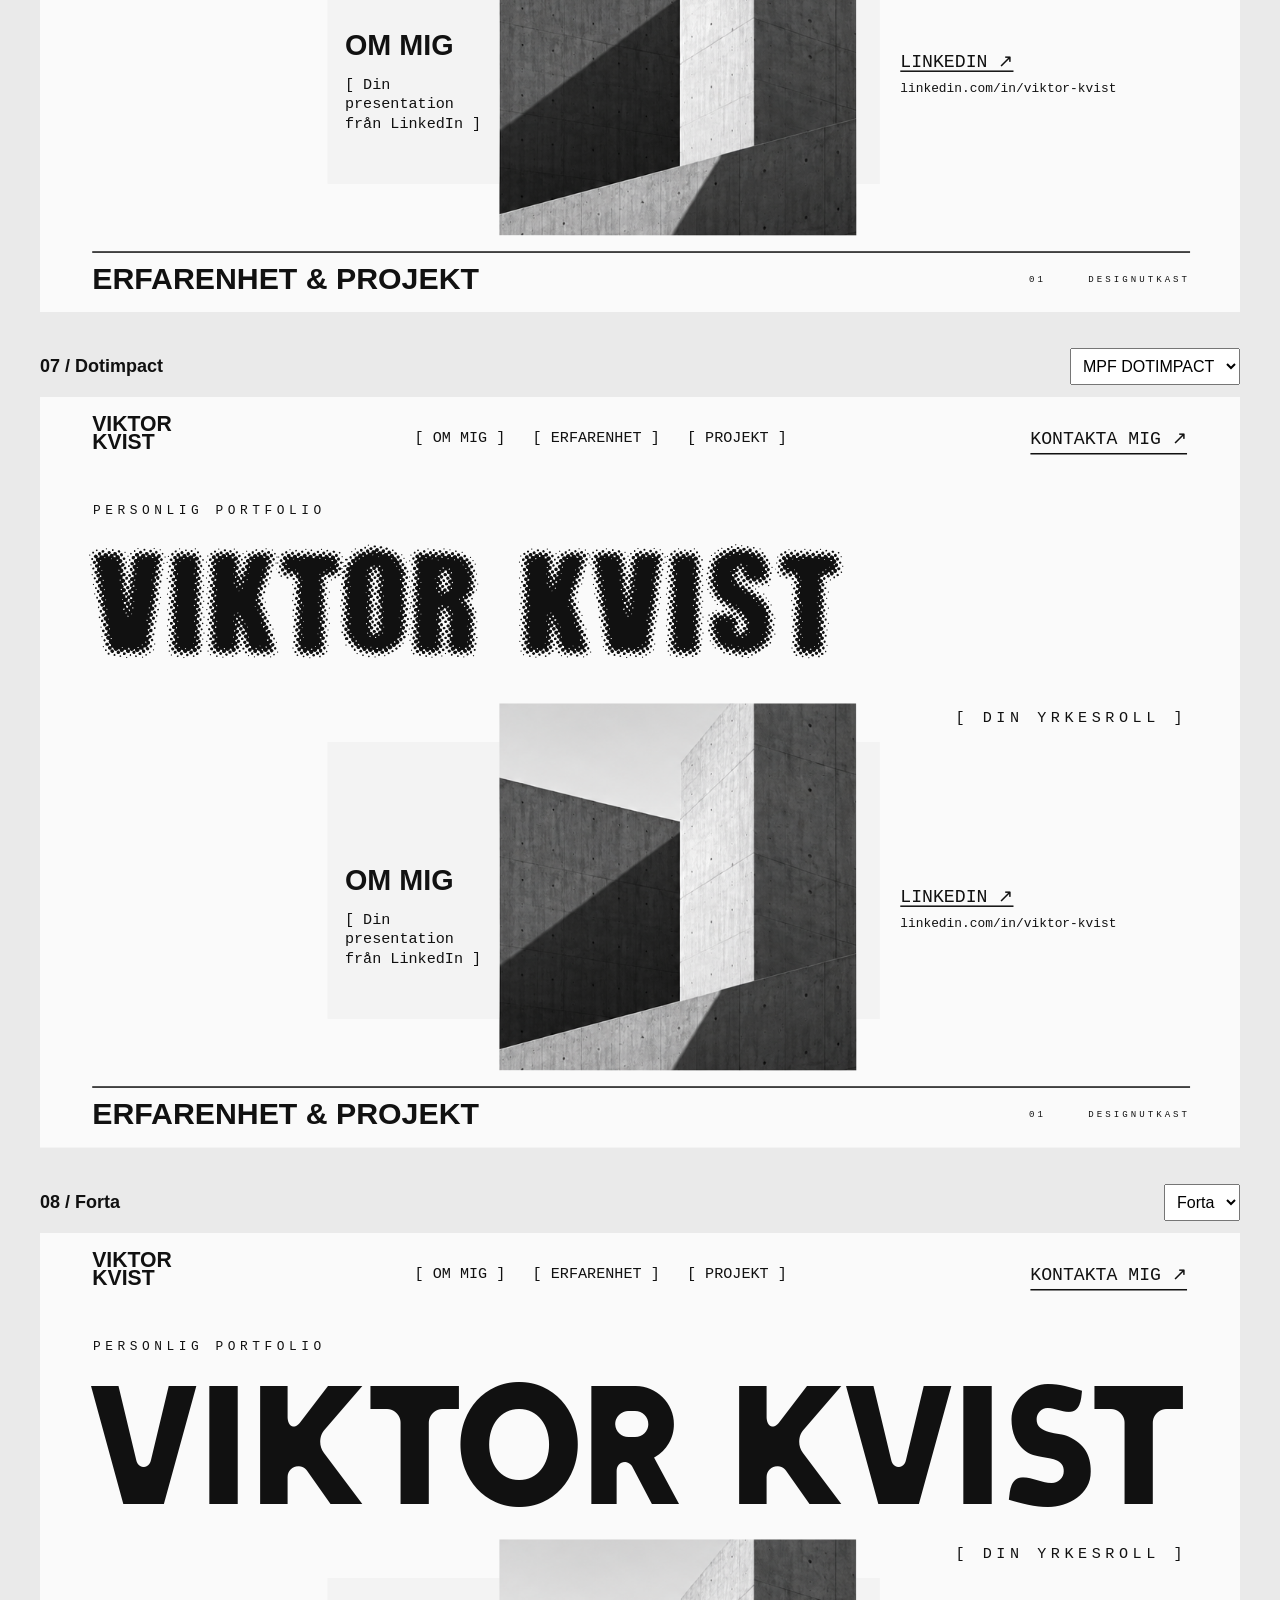
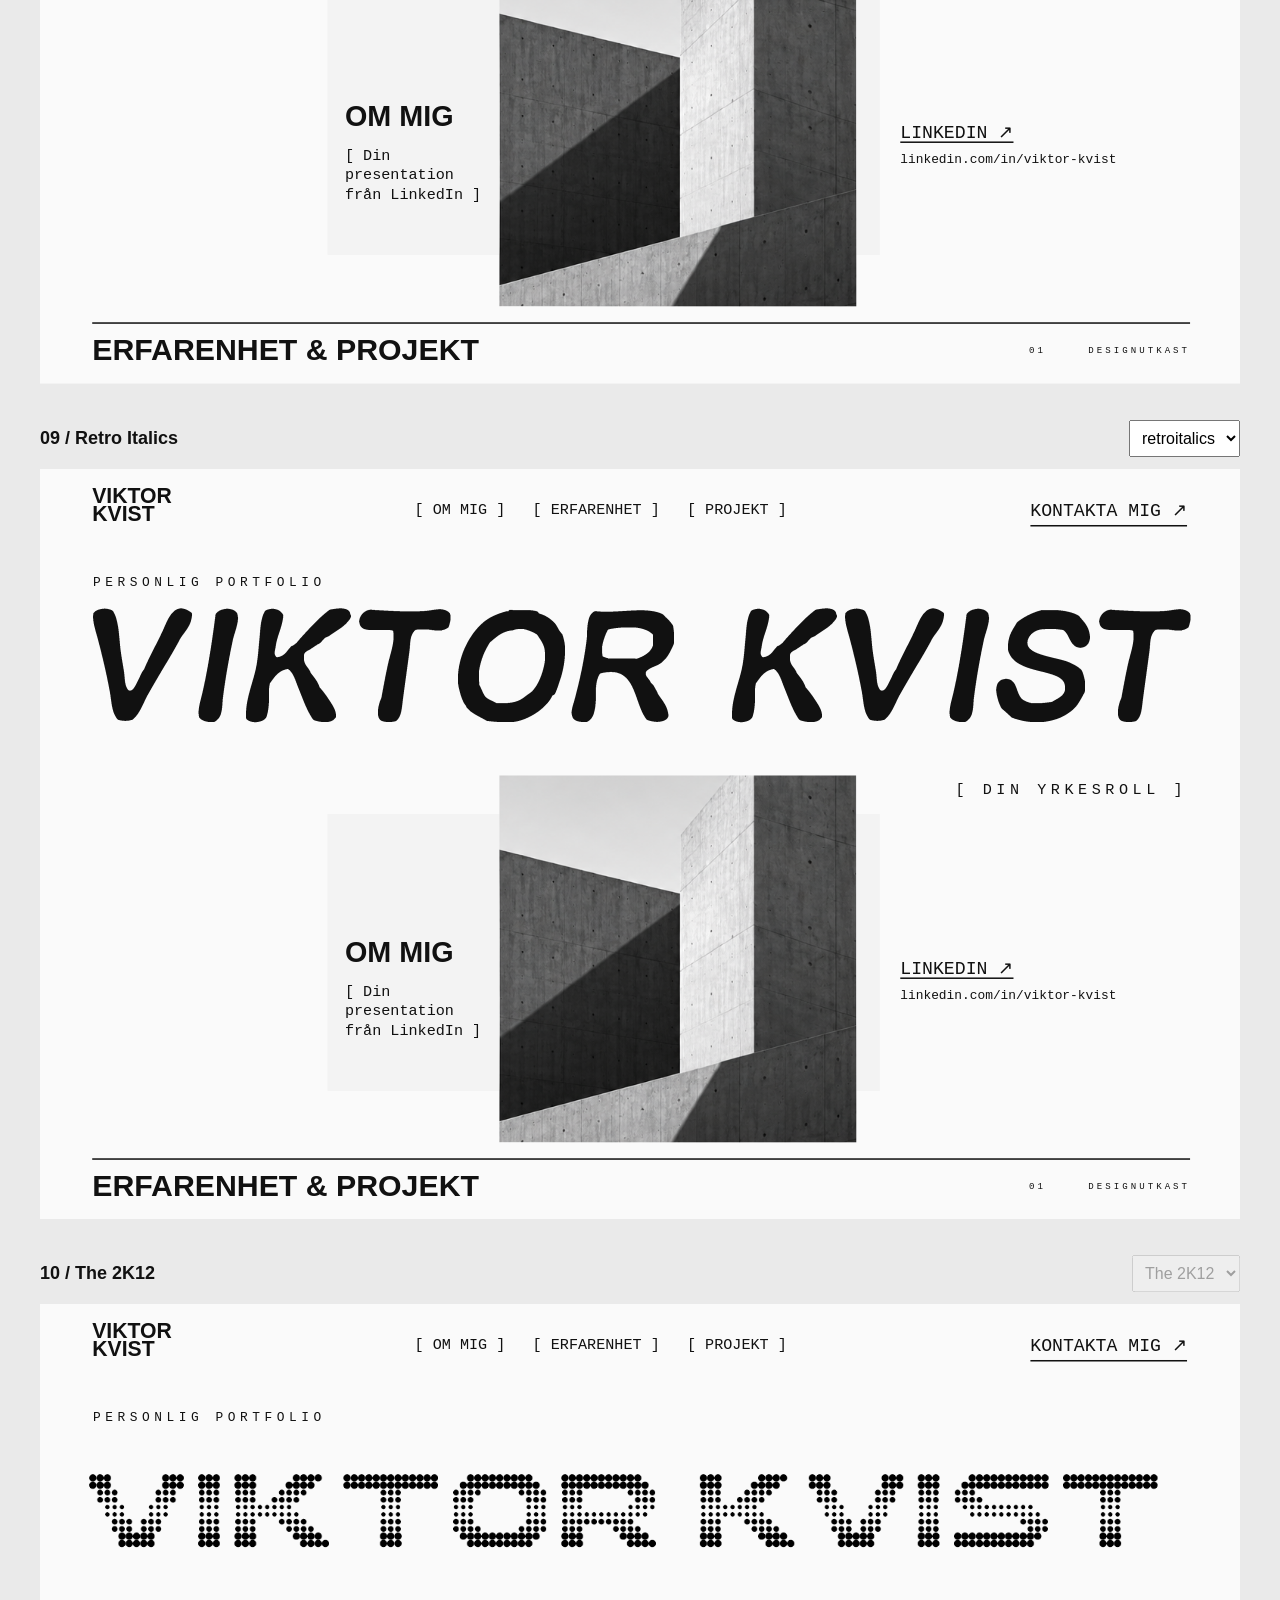
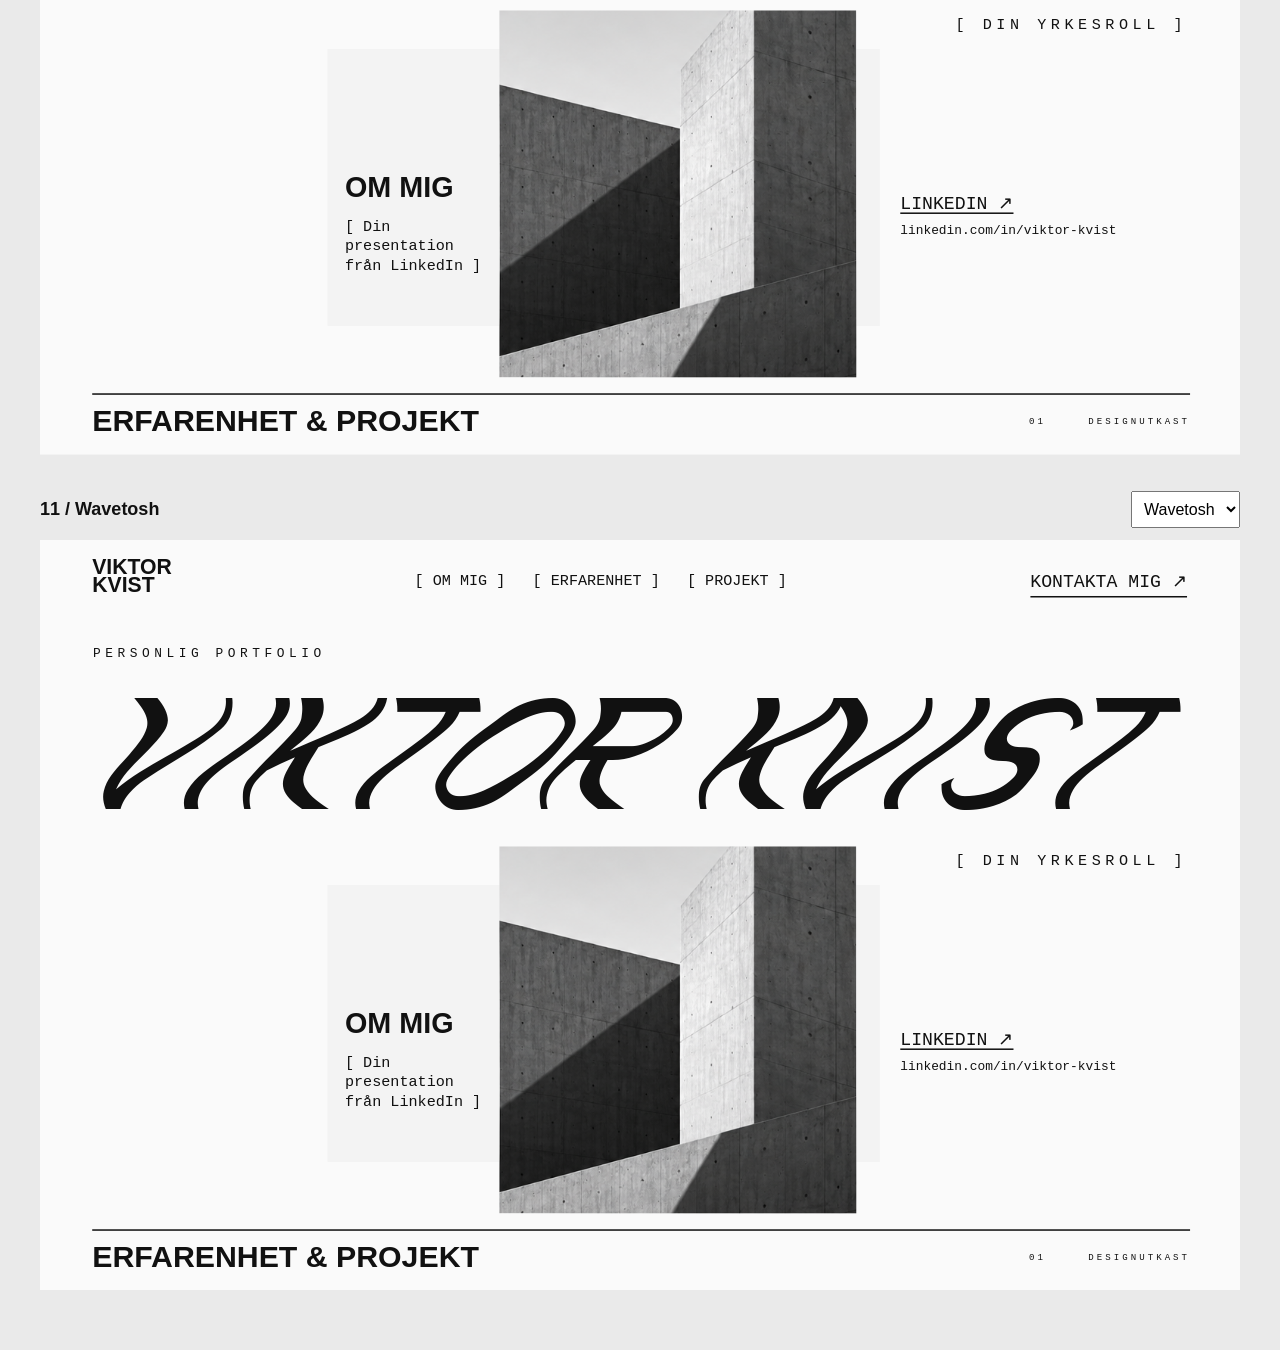
<file: INSPIRATION/font-mockups/index.html>
<!doctype html>
<html lang="sv">
<meta charset="utf-8">
<meta name="viewport" content="width=device-width,initial-scale=1">
<title>Viktor Kvist - fontmockups</title>
<style>
:root{--paper:#fafafa;--ink:#111;--line:#ccc}
*{box-sizing:border-box}body{margin:0;background:#eaeaea;color:var(--ink);font-family:Arial,sans-serif}header{padding:24px 4%;background:white;border-bottom:1px solid var(--line)}h1{font-size:24px;margin:0 0 16px}nav{display:flex;flex-wrap:wrap;gap:8px 20px}a{color:inherit;text-underline-offset:4px}main{max-width:1666px;margin:auto;padding:24px 40px}section{margin-bottom:36px;scroll-margin-top:16px}.caption{display:flex;align-items:center;justify-content:space-between;gap:12px;margin-bottom:12px}h2{font-size:18px;margin:0}select{padding:8px;font:inherit;max-width:55%}.viewport{width:100%;aspect-ratio:1586/992;overflow:hidden}.mock{position:relative;width:1586px;height:992px;background:var(--paper);transform-origin:top left;overflow:hidden}.architecture{position:absolute;left:607px;top:345px;width:472px;height:545px;overflow:hidden}.architecture img{position:absolute;width:1586px;height:992px;max-width:none;left:-607px;top:-345px}.logo{position:absolute;left:69px;top:24px;font-size:28px;font-weight:900;line-height:.85}.links{position:absolute;top:42px;left:495px;display:flex;gap:65px;font:20px monospace}.contact{position:absolute;right:70px;top:40px;font:24px monospace;border-bottom:2px solid;padding-bottom:5px}.eyebrow{position:absolute;top:141px;left:70px;font:17px monospace;letter-spacing:6px}.headline{position:absolute;left:65px;top:166px;width:1460px;height:225px;display:flex;align-items:center;z-index:2}.headline span{white-space:nowrap;font-weight:normal;line-height:1}.role{position:absolute;right:70px;top:413px;font:20px monospace;letter-spacing:6px}.backplate{position:absolute;left:380px;top:456px;width:730px;height:366px;background:#f3f3f3}.about{position:absolute;left:403px;top:617px;width:200px}.about strong{font-size:38px;display:block;margin-bottom:18px}.about p{font:20px/1.3 monospace;margin:0}.linkedin{position:absolute;left:1137px;top:646px;font:24px monospace}.linkedin a{display:inline-block;margin-bottom:12px}.linkedin small{display:block;font-size:17px}.footer{position:absolute;left:69px;right:66px;top:911px;border-top:2px solid;padding-top:12px;display:flex;justify-content:space-between;align-items:center}.footer strong{font-size:40px}.footer small{font:12px monospace;letter-spacing:4px}
@media(max-width:600px){main{padding:20px 12px}.caption{align-items:flex-start}h2{font-size:16px}select{font-size:13px}header{padding:20px 12px}}
.architecture{top:405px;height:485px}.architecture img{top:-405px}
</style>
<header><h1>VIKTOR KVIST / 11 typsnitt</h1><nav id="navigation"></nav></header>
<main id="gallery"></main>
<script src="font-data.js"></script>
<script>
// Each entry uses the actual font file from its supplied archive.
const CONFIG = [
 ['Alte Haas Grotesk','alte_haas_grotesk',['AlteHaasGroteskBold.ttf','AlteHaasGroteskRegular.ttf']],
 ['AMS Trame','ams_trame',['AMSTN___.TTF','AMSTNI__.TTF','AMSTRG__.TTF','AMSTI___.TTF']],
 ['Axera Round','axera_round',['Axera Round.ttf']],
 ['Boiled Pasta','boiled_pasta',['Boiled Pasta.ttf']],
 ['Consola Mono','consola_mono',['ConsolaMono-Bold.ttf','ConsolaMono-Book.ttf']],
 ['Dolce Vita','dolce_vita',['Dolce Vita Heavy Bold.ttf','Dolce Vita.ttf','Dolce Vita Light.ttf']],
 ['Dotimpact','dotimpact',['MPF DOTIMPACT.ttf']],
 ['Forta','forta',['Forta.ttf']],
 ['Retro Italics','retro_italics',['retroitalics.ttf']],
 ['The 2K12','the_2k12',['The 2K12.ttf']],
 ['Wavetosh','wavetosh',['Wavetosh.ttf']]
];
const gallery=document.getElementById('gallery');
const ready=[];
CONFIG.forEach(([name,folder,files],i)=>{
 const section=document.createElement('section');section.id=folder;
 section.innerHTML=`<div class="caption"><h2>${String(i+1).padStart(2,'0')} / ${name}</h2><select aria-label="Fontvariant ${name}">${files.map((f,j)=>`<option value="${j}">${f.replace(/\.(ttf|otf)$/i,'')}</option>`).join('')}</select></div><div class="viewport"><div class="mock"><div class="logo">VIKTOR<br>KVIST</div><div class="links">[ OM MIG ] &nbsp; [ ERFARENHET ] &nbsp; [ PROJEKT ]</div><div class="contact">KONTAKTA MIG &#8599;</div><div class="eyebrow">PERSONLIG PORTFOLIO</div><div class="backplate"></div><div class="architecture"><img src="reference.png" alt="Svartvit arkitektur, tillfallig bild"></div><div class="headline"><span>VIKTOR KVIST</span></div><div class="role">[ DIN YRKESROLL ]</div><div class="about"><strong>OM MIG</strong><p>[ Din presentation<br>fr&#229;n LinkedIn ]</p></div><div class="linkedin"><a href="https://www.linkedin.com/in/viktor-kvist/">LINKEDIN &#8599;</a><small>linkedin.com/in/viktor-kvist</small></div><div class="footer"><strong>ERFARENHET &amp; PROJEKT</strong><small>01 &nbsp;&nbsp;&nbsp; DESIGNUTKAST</small></div></div></div>`;
 gallery.append(section);
 const link=document.createElement('a');link.href='#'+folder;link.textContent=name;document.getElementById('navigation').append(link);
 const title=section.querySelector('.headline span');
 const fit=()=>{title.style.fontSize='210px';const width=title.getBoundingClientRect().width/scale(section);const height=title.getBoundingClientRect().height/scale(section);title.style.fontSize=Math.floor(210*Math.min(1,1460/width,225/height))+'px'};
 if(folder==='the_2k12'){title.innerHTML='<img src="the-2k12-title.png" alt="VIKTOR KVIST" width="1460" height="225">';section.querySelector('select').disabled=true;return;}
 const fonts=files.map((f,j)=>{const family='font'+i+'v'+j;const face=new FontFace(family,`url("${FONT_DATA[folder+'/'+f]}")`);document.fonts.add(face);return face.load().then(()=>family)});
 ready.push(Promise.all(fonts).then(families=>{title.style.fontFamily='"'+families[0]+'"';fit();section.querySelector('select').onchange=e=>{title.style.fontFamily='"'+families[Number(e.target.value)]+'"';fit()}}));
});
function scale(section){return section.querySelector('.viewport').clientWidth/1586}
function resize(){document.querySelectorAll('section').forEach(s=>s.querySelector('.mock').style.transform=`scale(${scale(s)})`)}
resize();window.addEventListener('resize',resize);
window.mockupsReady=Promise.all(ready);
</script>
</html>
</file>
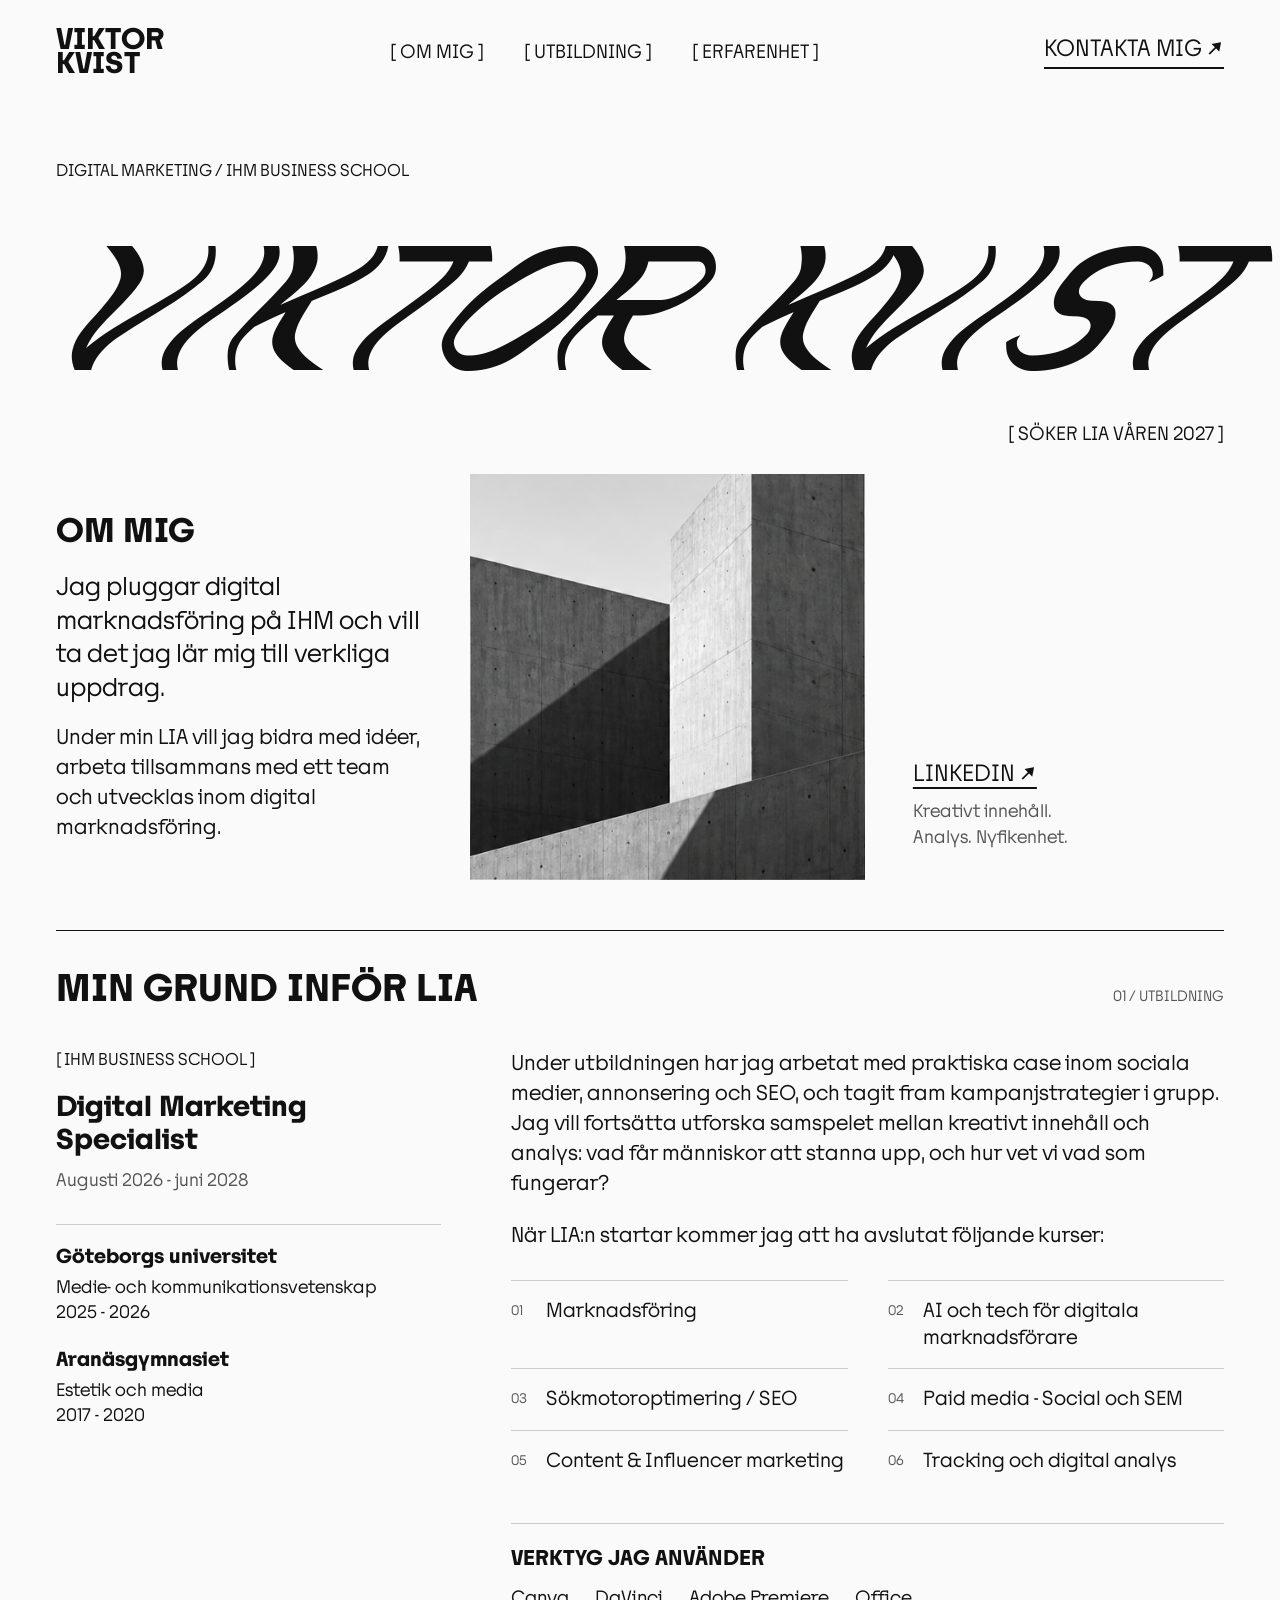
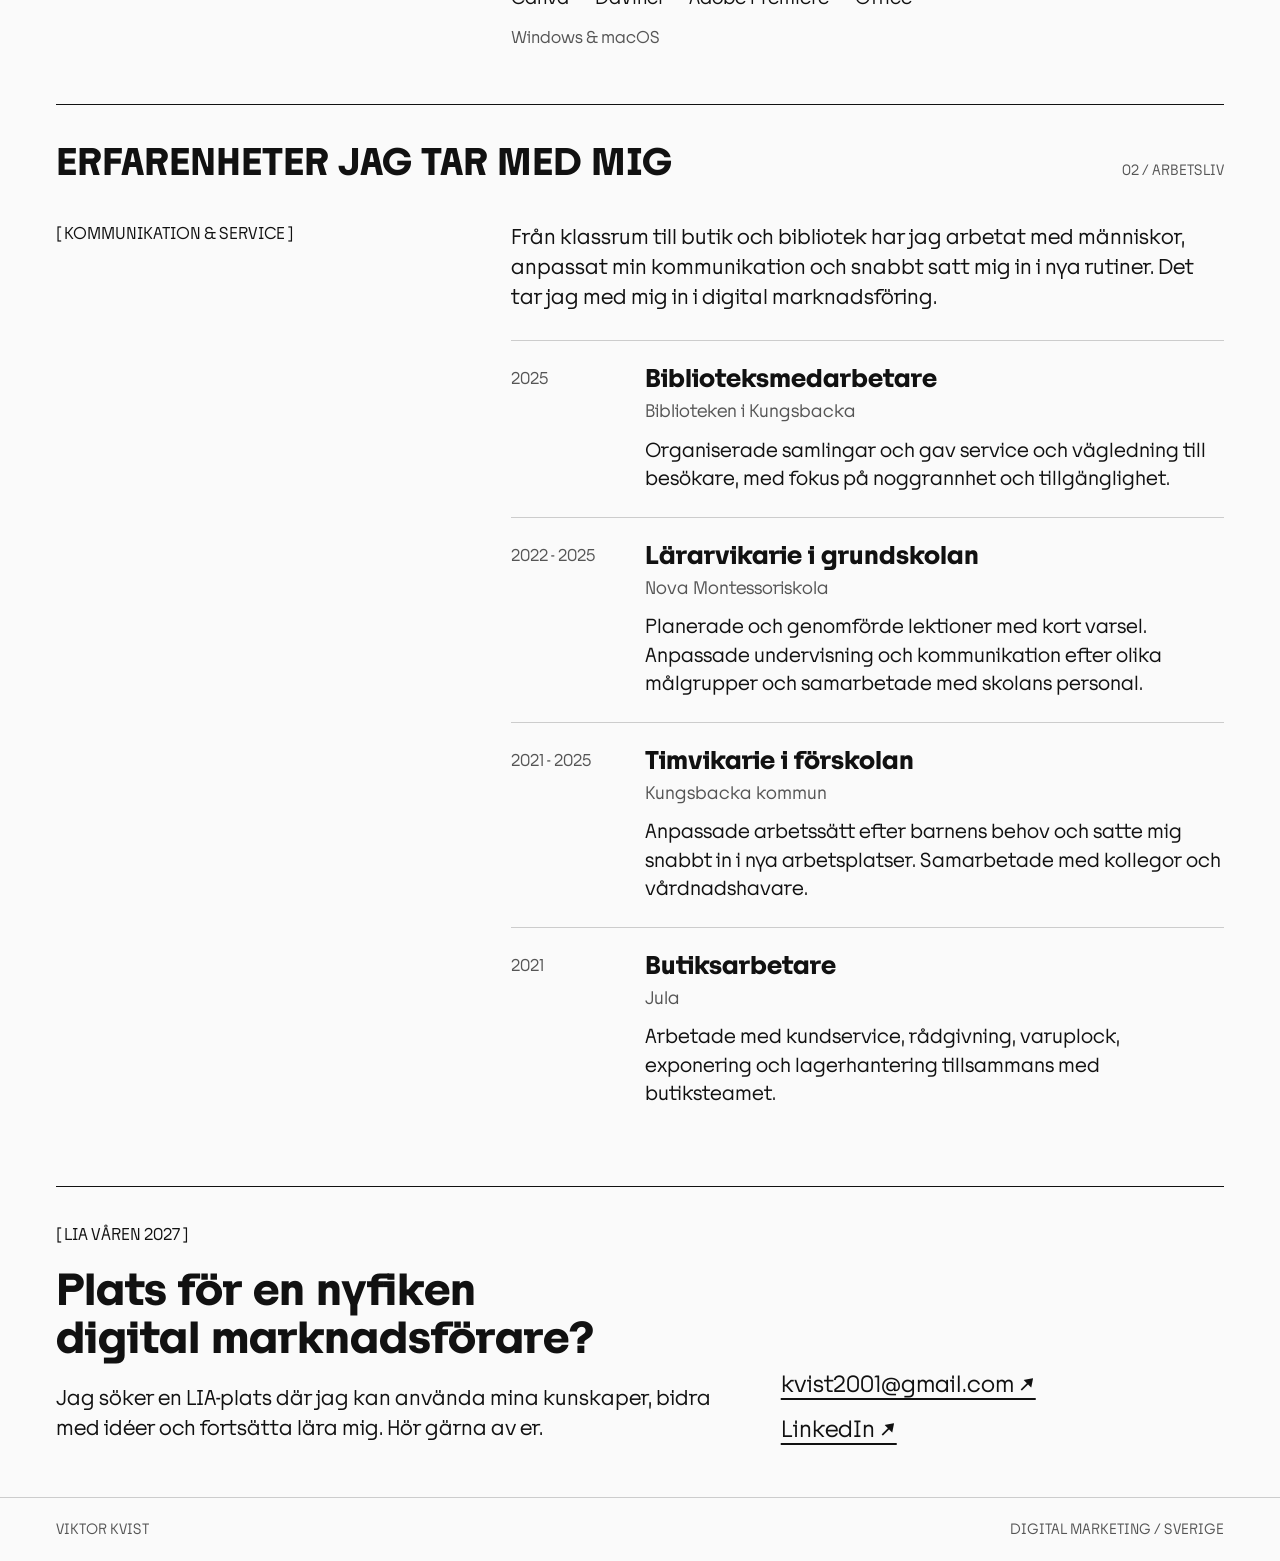
<file: INSPIRATION/font-mockups/portfolio.html>
<!doctype html>
<html lang="sv"><head><meta charset="utf-8"><meta name="viewport" content="width=device-width,initial-scale=1"><title>Viktor Kvist | Digital marknadsf&#246;ring</title>
<style>
:root{--paper:#fafafa;--ink:#111;--line:#ccc;--gutter:clamp(20px,4.4%,80px)}
*{box-sizing:border-box}html{scroll-behavior:smooth}body{margin:0;background:var(--paper);color:var(--ink);font-family:'Tosh A',Arial,sans-serif;letter-spacing:0}a{color:inherit;text-underline-offset:6px}a:hover{color:#555}a:focus-visible{outline:2px solid;outline-offset:6px}p{font-size:20px;line-height:1.5;margin:0}h1,h2,h3{margin:0}header,main,footer{padding-inline:var(--gutter);max-width:1800px;margin:auto}header{display:flex;align-items:center;justify-content:space-between;gap:24px;padding-block:28px}.logo{font-size:28px;font-weight:700;line-height:.85;text-decoration:none}nav{display:flex;gap:40px;font-size:18px}nav a{text-decoration:none}.contact-link{font-size:22px;text-decoration:none;border-bottom:2px solid;padding-bottom:5px}.hero{padding-top:55px}.eyebrow,.label{font-size:16px}.headline{font:400 210px/1.1 Wavetosh,sans-serif;white-space:nowrap;margin:26px 0 18px}.status{text-align:right;font-size:18px;margin-bottom:26px}.hero-grid{display:grid;grid-template-columns:1fr 1.08fr .85fr;gap:48px;align-items:center;padding-bottom:50px}.intro h2{font-size:32px;margin-bottom:20px}.intro p+p{margin-top:18px}.intro .lead{font-size:24px;line-height:1.4}.architecture{position:relative;aspect-ratio:472/485;overflow:hidden;background:#ddd}.architecture img{position:absolute;width:336.017%;max-width:none;left:-128.602%;top:-83.505%}.hero-contact{align-self:end;padding-bottom:30px}.hero-contact a{font-size:22px}.hero-contact p{font-size:17px;color:#555;margin-top:12px}.band{border-top:1px solid;padding-block:36px 54px;scroll-margin-top:24px}.section-head{display:flex;justify-content:space-between;gap:24px;align-items:baseline;margin-bottom:38px}.section-head h2{font-size:36px}.number{font-size:14px;color:#555}.columns{display:grid;grid-template-columns:1fr 1.85fr;gap:70px}.school h3{font-size:27px;margin:18px 0 10px}.dates{font-size:17px;color:#555;margin-top:12px}.courses{list-style:none;padding:0;margin:30px 0 0;display:grid;grid-template-columns:1fr 1fr;column-gap:40px}.courses li{border-top:1px solid var(--line);padding:17px 0;font-size:19px;line-height:1.4;display:flex;gap:15px}.courses span{font-size:13px;color:#555;padding-top:4px;min-width:20px}.jobs{display:flex;gap:48px;margin-top:28px}.jobs h3{font-size:25px}.closing{display:grid;grid-template-columns:1.5fr 1fr;gap:60px;align-items:end}.closing h2{font-size:42px;line-height:1.15;margin:20px 0}.contact-details{display:flex;flex-direction:column;align-items:flex-start;gap:18px;font-size:22px}footer{border-top:1px solid var(--line);padding-block:23px;display:flex;justify-content:space-between;font-size:14px;color:#555}
@media(max-width:1000px){nav{gap:18px}.hero-grid{grid-template-columns:1fr 1fr;gap:30px}.hero-contact{grid-column:1/-1;padding:0}.columns{gap:35px;grid-template-columns:1fr 1.5fr}.closing{gap:30px}.contact-details{font-size:18px}}
@media(max-width:650px){header{flex-wrap:wrap;padding-block:24px;gap:28px}.logo{font-size:24px}.contact-link{font-size:17px}nav{order:3;width:100%;justify-content:space-between;gap:10px;font-size:13px}.hero{padding-top:24px}.eyebrow{font-size:12px}.headline{margin:24px 0 20px}.status{font-size:14px;margin-bottom:28px}.hero-grid{grid-template-columns:1fr;gap:28px;padding-bottom:36px}.intro h2{font-size:26px}.intro .lead{font-size:22px}p{font-size:18px}.architecture{width:85%;justify-self:end}.section-head{margin-bottom:26px}.section-head h2{font-size:27px}.number{font-size:12px}.columns,.closing{grid-template-columns:1fr;gap:28px}.courses{grid-template-columns:1fr;margin-top:24px}.courses li{font-size:17px;padding:15px 0}.jobs{flex-direction:column;gap:16px}.jobs h3{font-size:23px}.closing h2{font-size:32px}.contact-details{font-size:20px}.band{padding-block:28px 38px}footer{font-size:12px;gap:20px}}
.education-history{margin-top:30px;border-top:1px solid var(--line);padding-top:20px}.education-history h4{font-size:19px;margin:0 0 7px}.education-history p{font-size:17px;line-height:1.5}.education-history div+div{margin-top:22px}.work-list{margin-top:28px}.work-item{display:grid;grid-template-columns:110px 1fr;gap:24px;padding:23px 0;border-top:1px solid var(--line)}.work-item time{font-size:16px;color:#555;padding-top:5px}.work-item h3{font-size:24px;margin-bottom:6px}.work-item .employer{font-size:17px;color:#555;margin-bottom:12px}.work-item p{font-size:19px}.tools{margin-top:32px;border-top:1px solid var(--line);padding-top:22px}.tools h3{font-size:20px;margin-bottom:14px}.tool-list{list-style:none;display:flex;flex-wrap:wrap;gap:10px 26px;padding:0;margin:0;font-size:18px}.tool-list li{line-height:1.6}.tools .systems{font-size:16px;color:#555;margin-top:13px}
@media(max-width:650px){.work-item{grid-template-columns:1fr;gap:9px}.work-item h3{font-size:23px}.work-item p{font-size:18px}.tool-list{font-size:17px}.education-history{margin-top:24px}}
@media(prefers-reduced-motion:reduce){html{scroll-behavior:auto}}
</style></head><body>
<header><a class="logo" href="#top" aria-label="Viktor Kvist, startsida">VIKTOR<br>KVIST</a><nav aria-label="Huvudnavigation"><a href="#om-mig">[ OM MIG ]</a><a href="#utbildning">[ UTBILDNING ]</a><a href="#erfarenhet">[ ERFARENHET ]</a></nav><a class="contact-link" href="#kontakt">KONTAKTA MIG &#8599;</a></header>
<main id="top"><section class="hero"><p class="eyebrow">DIGITAL MARKETING / IHM BUSINESS SCHOOL</p><h1 class="headline">VIKTOR KVIST</h1><p class="status">[ S&#214;KER LIA V&#197;REN 2027 ]</p>
<div class="hero-grid"><div class="intro" id="om-mig"><h2>OM MIG</h2><p class="lead">Jag pluggar digital marknadsf&#246;ring p&#229; IHM och vill ta det jag l&#228;r mig till verkliga uppdrag.</p><p>Under min LIA vill jag bidra med id&#233;er, arbeta tillsammans med ett team och utvecklas inom digital marknadsf&#246;ring.</p></div><div class="architecture"><img src="reference.png" alt="Svartvit arkitektur med geometriska betongformer"></div><div class="hero-contact"><a href="https://www.linkedin.com/in/viktor-kvist/">LINKEDIN &#8599;</a><p>Kreativt inneh&#229;ll.<br>Analys. Nyfikenhet.</p></div></div></section>
<section class="band" id="utbildning"><div class="section-head"><h2>MIN GRUND INF&#214;R LIA</h2><span class="number">01 / UTBILDNING</span></div><div class="columns"><div class="school"><p class="label">[ IHM BUSINESS SCHOOL ]</p><h3>Digital Marketing Specialist</h3><p class="dates">Augusti 2026 - juni 2028</p><div class="education-history"><div><h4>G&#246;teborgs universitet</h4><p>Medie- och kommunikationsvetenskap<br>2025 - 2026</p></div><div><h4>Aran&#228;sgymnasiet</h4><p>Estetik och media<br>2017 - 2020</p></div></div></div><div><p>Under utbildningen har jag arbetat med praktiska case inom sociala medier, annonsering och SEO, och tagit fram kampanjstrategier i grupp. Jag vill forts&#228;tta utforska samspelet mellan kreativt inneh&#229;ll och analys: vad f&#229;r m&#228;nniskor att stanna upp, och hur vet vi vad som fungerar?</p><p style="margin-top:22px">N&#228;r LIA:n startar kommer jag att ha avslutat f&#246;ljande kurser:</p><ul class="courses"><li><span>01</span>Marknadsf&#246;ring</li><li><span>02</span>AI och tech f&#246;r digitala marknadsf&#246;rare</li><li><span>03</span>S&#246;kmotoroptimering / SEO</li><li><span>04</span>Paid media - Social och SEM</li><li><span>05</span>Content &amp; Influencer marketing</li><li><span>06</span>Tracking och digital analys</li></ul><div class="tools"><h3>VERKTYG JAG ANV&#196;NDER</h3><ul class="tool-list"><li>Canva</li><li>DaVinci</li><li>Adobe Premiere</li><li>Office</li></ul><p class="systems">Windows &amp; macOS</p></div></div></div></section>
<section class="band" id="erfarenhet"><div class="section-head"><h2>ERFARENHETER JAG TAR MED MIG</h2><span class="number">02 / ARBETSLIV</span></div><div class="columns"><p class="label">[ KOMMUNIKATION &amp; SERVICE ]</p><div><p>Fr&#229;n klassrum till butik och bibliotek har jag arbetat med m&#228;nniskor, anpassat min kommunikation och snabbt satt mig in i nya rutiner. Det tar jag med mig in i digital marknadsf&#246;ring.</p><div class="work-list"><article class="work-item"><time>2025</time><div><h3>Biblioteksmedarbetare</h3><p class="employer">Biblioteken i Kungsbacka</p><p>Organiserade samlingar och gav service och v&#228;gledning till bes&#246;kare, med fokus p&#229; noggrannhet och tillg&#228;nglighet.</p></div></article><article class="work-item"><time>2022 - 2025</time><div><h3>L&#228;rarvikarie i grundskolan</h3><p class="employer">Nova Montessoriskola</p><p>Planerade och genomf&#246;rde lektioner med kort varsel. Anpassade undervisning och kommunikation efter olika m&#229;lgrupper och samarbetade med skolans personal.</p></div></article><article class="work-item"><time>2021 - 2025</time><div><h3>Timvikarie i f&#246;rskolan</h3><p class="employer">Kungsbacka kommun</p><p>Anpassade arbetss&#228;tt efter barnens behov och satte mig snabbt in i nya arbetsplatser. Samarbetade med kollegor och v&#229;rdnadshavare.</p></div></article><article class="work-item"><time>2021</time><div><h3>Butiksarbetare</h3><p class="employer">Jula</p><p>Arbetade med kundservice, r&#229;dgivning, varuplock, exponering och lagerhantering tillsammans med butiksteamet.</p></div></article></div></div></div></section>
<section class="band closing" id="kontakt"><div><p class="label">[ LIA V&#197;REN 2027 ]</p><h2>Plats f&#246;r en nyfiken<br>digital marknadsf&#246;rare?</h2><p>Jag s&#246;ker en LIA-plats d&#228;r jag kan anv&#228;nda mina kunskaper, bidra med id&#233;er och forts&#228;tta l&#228;ra mig. H&#246;r g&#228;rna av er.</p></div><div class="contact-details"><a href="mailto:kvist2001@gmail.com">kvist2001@gmail.com &#8599;</a><a href="https://www.linkedin.com/in/viktor-kvist/">LinkedIn &#8599;</a></div></section></main><footer><span>VIKTOR KVIST</span><span>DIGITAL MARKETING / SVERIGE</span></footer>
<script src="tosh-a-data.js"></script><script>
const faces=[new FontFace('Wavetosh',`url("${TOSH_FONTS.wave}")`),new FontFace('Tosh A',`url("${TOSH_FONTS.regular}")`,{weight:'400'}),new FontFace('Tosh A',`url("${TOSH_FONTS.bold}")`,{weight:'700'})];faces.forEach(face=>document.fonts.add(face));
// Measure the display name so it fits without wrapping.
function fitTitle(){const title=document.querySelector('.headline');const canvas=document.createElement('canvas');const ctx=canvas.getContext('2d');ctx.font='210px Wavetosh';title.style.fontSize=Math.floor(Math.min(210,210*title.clientWidth/ctx.measureText(title.textContent).width*.99))+'px'}
window.mockupsReady=Promise.all(faces.map(face=>face.load())).then(fitTitle);addEventListener('resize',fitTitle);
</script></body></html>
</file>
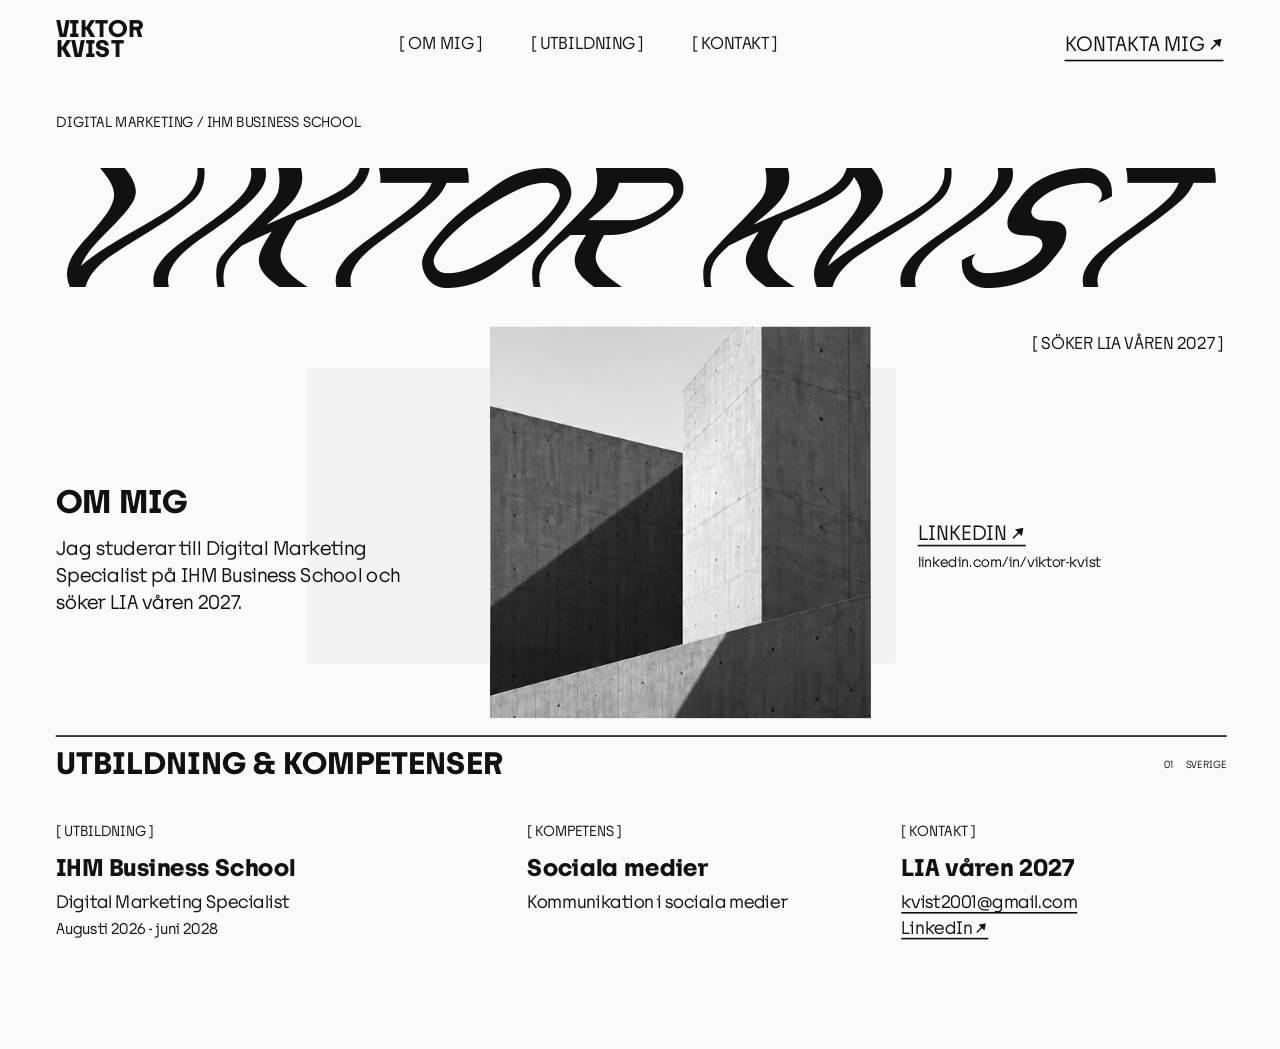
<file: INSPIRATION/font-mockups/wavetosh-tosh-a.html>
<!doctype html>
<html lang="sv">
<meta charset="utf-8">
<meta name="viewport" content="width=device-width,initial-scale=1">
<title>Viktor Kvist - Wavetosh + TRY Tosh A</title>
<style>
*{box-sizing:border-box}body{margin:0;background:#fafafa;font-family:'Tosh A',sans-serif;color:#111}.viewport{width:100%;aspect-ratio:1586/992;overflow:hidden}.mock{position:relative;width:1586px;height:992px;transform-origin:top left;overflow:hidden}.logo{position:absolute;left:69px;top:24px;font-size:28px;font-weight:700;line-height:.9}.links{position:absolute;top:42px;left:495px;display:flex;gap:60px;font-size:20px}.contact{position:absolute;right:70px;top:40px;font-size:24px;border-bottom:2px solid;padding-bottom:5px}.eyebrow{position:absolute;top:141px;left:70px;font-size:17px}.headline{position:absolute;left:65px;top:166px;width:1460px;height:225px;display:flex;align-items:center;z-index:2}.headline span{font-family:Wavetosh,sans-serif;white-space:nowrap;line-height:1;font-size:210px}.role{position:absolute;right:70px;top:413px;font-size:20px}.backplate{position:absolute;left:380px;top:456px;width:730px;height:366px;background:#f3f3f3}.architecture{position:absolute;left:607px;top:405px;width:472px;height:485px;overflow:hidden}.architecture img{position:absolute;width:1586px;height:992px;max-width:none;left:-607px;top:-405px}.about{position:absolute;left:403px;top:617px;width:200px}.about strong{font-size:38px;display:block;margin-bottom:18px}.about p{font-size:20px;line-height:1.3;margin:0}.linkedin{position:absolute;left:1137px;top:646px;font-size:24px}.linkedin a{display:inline-block;margin-bottom:12px;color:inherit;text-underline-offset:6px}.linkedin small{display:block;font-size:17px}.footer{position:absolute;left:69px;right:66px;top:911px;border-top:2px solid;padding-top:12px;display:flex;justify-content:space-between;align-items:center}.footer strong{font-size:40px}.footer small{font-size:12px}a{color:inherit}
.viewport{aspect-ratio:1586/1300}.mock{height:1300px}.links a{text-decoration:none}.contact{text-decoration:none}.about{left:69px;top:600px;width:445px}.about p{font-size:23px;line-height:1.45}.footer strong{font-size:36px}.details{position:absolute;left:69px;right:66px;top:1020px;display:grid;grid-template-columns:1.3fr 1fr 1fr;gap:60px}.details h2{font-size:17px;font-weight:400;margin:0 0 18px}.details h3{font-size:28px;margin:0 0 10px}.details p{font-size:21px;line-height:1.5;margin:0}.details a{text-underline-offset:5px}.details small{font-size:18px}
</style>
<div class="viewport"><main class="mock">
<div class="logo">VIKTOR<br>KVIST</div>
<nav class="links"><a href="#om-mig">[ OM MIG ]</a><a href="#utbildning">[ UTBILDNING ]</a><a href="#kontakt">[ KONTAKT ]</a></nav>
<a class="contact" href="mailto:kvist2001@gmail.com">KONTAKTA MIG &#8599;</a>
<div class="eyebrow">DIGITAL MARKETING / IHM BUSINESS SCHOOL</div>
<div class="backplate"></div>
<div class="architecture"><img src="reference.png" alt="Svartvit arkitektur, tillfallig bild"></div>
<h1 class="headline" style="margin:0;font-weight:400"><span>VIKTOR KVIST</span></h1>
<div class="role">[ S&#214;KER LIA V&#197;REN 2027 ]</div>
<div class="about" id="om-mig"><strong>OM MIG</strong><p>Jag studerar till Digital Marketing Specialist p&#229; IHM Business School och s&#246;ker LIA v&#229;ren 2027.</p></div>
<div class="linkedin"><a href="https://www.linkedin.com/in/viktor-kvist/">LINKEDIN &#8599;</a><small>linkedin.com/in/viktor-kvist</small></div>
<div class="footer"><strong>UTBILDNING &amp; KOMPETENSER</strong><small>01 &nbsp;&nbsp;&nbsp; SVERIGE</small></div>
<section class="details"><div id="utbildning"><h2>[ UTBILDNING ]</h2><h3>IHM Business School</h3><p>Digital Marketing Specialist<br><small>Augusti 2026 - juni 2028</small></p></div><div><h2>[ KOMPETENS ]</h2><h3>Sociala medier</h3><p>Kommunikation i sociala medier</p></div><div id="kontakt"><h2>[ KONTAKT ]</h2><h3>LIA v&#229;ren 2027</h3><p><a href="mailto:kvist2001@gmail.com">kvist2001@gmail.com</a><br><a href="https://www.linkedin.com/in/viktor-kvist/">LinkedIn &#8599;</a></p></div></section>
</main></div>
<script src="tosh-a-data.js"></script>
<script>
const faces=[new FontFace('Wavetosh',`url("${TOSH_FONTS.wave}")`),new FontFace('Tosh A',`url("${TOSH_FONTS.regular}")`,{weight:'400'}),new FontFace('Tosh A',`url("${TOSH_FONTS.bold}")`,{weight:'700'})];
faces.forEach(face=>document.fonts.add(face));
function resize(){document.querySelector('.mock').style.transform=`scale(${document.querySelector('.viewport').clientWidth/1586})`}
resize();addEventListener('resize',resize);
window.mockupsReady=Promise.all(faces.map(face=>face.load())).then(()=>{const title=document.querySelector('.headline span');const scale=document.querySelector('.viewport').clientWidth/1586;title.style.fontSize=Math.floor(210*Math.min(1,1460/(title.getBoundingClientRect().width/scale),225/(title.getBoundingClientRect().height/scale)))+'px'});
</script>
</html>
</file>
<file: css/style.css>
/* ==========================================================
   VIKTOR KVIST - PORTFOLIO DESIGN SYSTEM
   Roll: Digital Marketing Specialist (IHM Business School)
   Estetik: Ljus, ren bakgrund · Högkontrast Cobalt Accent ·
            Asymmetrisk layout · ASCII & Kod-detaljer ·
            Fullt mobilanpassad & snabbladdad
   ========================================================== */

@import url('https://fonts.googleapis.com/css2?family=Inter:wght@300;400;500;600;700&family=JetBrains+Mono:wght@400;500;600;700&family=Plus+Jakarta+Sans:wght@500;600;700;800;900&display=swap');

/* --- Design Tokens --- */
:root {
    /* Färgpalett: Ren ljus bakgrund med kraftfull accent */
    --bg-base: #ffffff;
    --bg-subtle: #f8fafc;
    --bg-card: #ffffff;
    --bg-muted: #f1f5f9;
    --bg-dark: #090e1a;
    --bg-dark-card: #111827;

    /* Typografiska färger (Hög kontrast / WCAG AAA compliant) */
    --text-primary: #090e1a;
    --text-secondary: #475569;
    --text-muted: #64748b;
    --text-inverse: #ffffff;
    --text-inverse-muted: #94a3b8;

    /* Kraftfull accentfärg för hög kontrast */
    --accent: #0047ff; /* Electric Cobalt Blue */
    --accent-hover: #0036cc;
    --accent-light: #edf2ff;
    --accent-border: #bfdbfe;
    --accent-glow: rgba(0, 71, 255, 0.18);

    /* Tekniska accentindikatorer */
    --tech-cyan: #0284c7;
    --tech-green: #059669;
    --tech-orange: #d97706;

    /* Gränser och linjer */
    --border-light: #e2e8f0;
    --border-medium: #cbd5e1;
    --border-focus: #0047ff;

    /* Typsnitt */
    --font-heading: 'Plus Jakarta Sans', -apple-system, BlinkMacSystemFont, "Segoe UI", sans-serif;
    --font-body: 'Inter', -apple-system, BlinkMacSystemFont, "Segoe UI", sans-serif;
    --font-mono: 'JetBrains Mono', ui-monospace, SFMono-Regular, Menlo, Monaco, Consolas, monospace;

    /* Avrundning & Skuggor */
    --radius-sm: 6px;
    --radius-md: 12px;
    --radius-lg: 18px;
    --radius-xl: 24px;
    --radius-full: 9999px;

    --shadow-sm: 0 1px 2px 0 rgba(0, 0, 0, 0.04);
    --shadow-md: 0 4px 8px -1px rgba(0, 0, 0, 0.06), 0 2px 4px -2px rgba(0, 0, 0, 0.04);
    --shadow-lg: 0 16px 32px -4px rgba(0, 0, 0, 0.08), 0 6px 12px -2px rgba(0, 0, 0, 0.04);
    --shadow-accent: 0 12px 28px -4px rgba(0, 71, 255, 0.28);

    --transition: all 0.22s cubic-bezier(0.16, 1, 0.3, 1);
}

/* --- Global Reset & Baskonfiguration --- */
*, *::before, *::after {
    box-sizing: border-box;
    margin: 0;
    padding: 0;
}

html {
    scroll-behavior: smooth;
    text-rendering: optimizeLegibility;
    -webkit-font-smoothing: antialiased;
}

body {
    background-color: var(--bg-base);
    color: var(--text-primary);
    font-family: var(--font-body);
    font-size: 1rem;
    line-height: 1.65;
    overflow-x: hidden;
    position: relative;
}

/* Diskret tekniskt rutnät i bakgrunden */
body::before {
    content: "";
    position: fixed;
    top: 0;
    left: 0;
    width: 100%;
    height: 100%;
    background-image: 
        radial-gradient(circle at 1px 1px, #e2e8f0 1px, transparent 0);
    background-size: 32px 32px;
    pointer-events: none;
    z-index: -1;
    opacity: 0.7;
}

/* Tillgänglighet: Skiplink för tangentbordsanvändare */
.skip-link {
    position: absolute;
    top: -100px;
    left: 1rem;
    background: var(--text-primary);
    color: var(--text-inverse);
    padding: 0.75rem 1.25rem;
    font-family: var(--font-mono);
    font-size: 0.875rem;
    z-index: 9999;
    border-radius: var(--radius-sm);
    text-decoration: none;
    transition: top 0.2s ease;
}

.skip-link:focus {
    top: 1rem;
}

/* Länkar */
a {
    color: var(--accent);
    text-decoration: none;
    transition: var(--transition);
}

/* ==========================================================
   HEADER & TOPPNAVIGATION
   ========================================================== */
.site-header {
    position: sticky;
    top: 0;
    z-index: 1000;
    background: rgba(255, 255, 255, 0.92);
    backdrop-filter: blur(14px);
    -webkit-backdrop-filter: blur(14px);
    border-bottom: 1px solid var(--border-light);
    transition: box-shadow 0.2s ease;
}

.site-header.scrolled {
    box-shadow: 0 4px 20px rgba(0, 0, 0, 0.05);
}

.header-container {
    max-width: 1200px;
    margin: 0 auto;
    padding: 0.9rem 1.5rem;
    display: flex;
    justify-content: space-between;
    align-items: center;
    gap: 1rem;
}

/* Logotyp & Teknisk Identitet */
.brand {
    display: flex;
    flex-direction: column;
    gap: 0.15rem;
}

.brand-name {
    font-family: var(--font-heading);
    font-size: 1.35rem;
    font-weight: 800;
    color: var(--text-primary);
    letter-spacing: -0.03em;
    display: flex;
    align-items: center;
    gap: 0.5rem;
    text-decoration: none;
}

.brand-dot {
    width: 8px;
    height: 8px;
    background: var(--accent);
    border-radius: 50%;
    display: inline-block;
    box-shadow: 0 0 10px var(--accent);
}

.brand-role {
    font-family: var(--font-mono);
    font-size: 0.75rem;
    font-weight: 600;
    color: var(--text-muted);
    letter-spacing: -0.01em;
}

/* Statusindikator */
.header-status {
    display: flex;
    align-items: center;
    gap: 0.45rem;
    background: var(--bg-subtle);
    border: 1px solid var(--border-light);
    padding: 0.35rem 0.75rem;
    border-radius: var(--radius-full);
    font-family: var(--font-mono);
    font-size: 0.72rem;
    color: var(--text-secondary);
}

.status-dot {
    width: 7px;
    height: 7px;
    background-color: var(--tech-green);
    border-radius: 50%;
    display: inline-block;
    box-shadow: 0 0 6px rgba(5, 150, 105, 0.6);
    animation: pulseGlow 2.5s infinite;
}

@keyframes pulseGlow {
    0%, 100% { opacity: 1; transform: scale(1); }
    50% { opacity: 0.4; transform: scale(0.9); }
}

/* Navigation Links */
.main-nav ul {
    display: flex;
    list-style: none;
    align-items: center;
    gap: 0.5rem;
}

.nav-link {
    font-family: var(--font-heading);
    font-size: 0.9rem;
    font-weight: 600;
    color: var(--text-secondary);
    padding: 0.45rem 0.85rem;
    border-radius: var(--radius-sm);
    transition: var(--transition);
    position: relative;
}

.nav-link:hover,
.nav-link.active {
    color: var(--accent);
    background-color: var(--accent-light);
}

.nav-cta {
    background: var(--accent);
    color: var(--text-inverse) !important;
    font-family: var(--font-heading);
    font-weight: 700;
    font-size: 0.85rem;
    padding: 0.5rem 1.15rem;
    border-radius: var(--radius-full);
    box-shadow: var(--shadow-sm);
    transition: var(--transition);
    display: inline-flex;
    align-items: center;
    gap: 0.35rem;
}

.nav-cta:hover {
    background: var(--accent-hover);
    transform: translateY(-1px);
    box-shadow: var(--shadow-accent);
}

/* Mobilmeny Toggle Button */
.mobile-nav-toggle {
    display: none;
    background: transparent;
    border: 1px solid var(--border-light);
    border-radius: var(--radius-sm);
    padding: 0.5rem;
    cursor: pointer;
    color: var(--text-primary);
    align-items: center;
    justify-content: center;
}

/* ==========================================================
   LAYOUT CONTAINERS & TYPOGRAFI
   ========================================================== */
main {
    max-width: 1200px;
    margin: 0 auto;
    padding: 2.5rem 1.5rem 5rem;
    display: flex;
    flex-direction: column;
    gap: 6.5rem;
}

section {
    position: relative;
}

/* Tekniska sektionsetiketter (ASCII / Kod-stil) */
.section-meta {
    display: inline-flex;
    align-items: center;
    gap: 0.4rem;
    font-family: var(--font-mono);
    font-size: 0.78rem;
    font-weight: 700;
    color: var(--accent);
    text-transform: uppercase;
    letter-spacing: 0.06em;
    margin-bottom: 0.75rem;
    background: var(--accent-light);
    padding: 0.25rem 0.65rem;
    border-radius: var(--radius-sm);
    border: 1px solid var(--accent-border);
}

.section-title {
    font-family: var(--font-heading);
    font-size: clamp(1.85rem, 3.2vw, 2.45rem);
    font-weight: 800;
    line-height: 1.2;
    letter-spacing: -0.03em;
    color: var(--text-primary);
    margin-bottom: 0.85rem;
}

.section-desc {
    color: var(--text-secondary);
    font-size: 1.08rem;
    line-height: 1.6;
    max-width: 680px;
}

/* ==========================================================
   HERO SECTION
   Asymmetrisk, kraftfull typografi, tydlig värdeproposition
   ========================================================== */
.hero-section {
    display: grid;
    grid-template-columns: 1.15fr 0.85fr;
    gap: 3.5rem;
    align-items: center;
    padding: 3rem 0 1rem;
}

.hero-content {
    display: flex;
    flex-direction: column;
    gap: 1.5rem;
}

.hero-badge-row {
    display: flex;
    flex-wrap: wrap;
    align-items: center;
    gap: 0.65rem;
}

.hero-tag {
    font-family: var(--font-mono);
    font-size: 0.75rem;
    font-weight: 700;
    padding: 0.25rem 0.6rem;
    border-radius: var(--radius-sm);
    background: var(--bg-subtle);
    border: 1px solid var(--border-medium);
    color: var(--text-secondary);
}

.hero-tag.featured {
    background: var(--accent-light);
    border-color: var(--accent-border);
    color: var(--accent);
}

.hero-title {
    font-family: var(--font-heading);
    font-size: clamp(2.35rem, 4.4vw, 3.55rem);
    font-weight: 900;
    line-height: 1.12;
    letter-spacing: -0.035em;
    color: var(--text-primary);
}

.hero-lead {
    font-size: 1.2rem;
    line-height: 1.6;
    color: var(--text-secondary);
    max-width: 580px;
}

.hero-actions {
    display: flex;
    flex-wrap: wrap;
    align-items: center;
    gap: 1rem;
    margin-top: 0.5rem;
}

.btn-primary {
    display: inline-flex;
    align-items: center;
    justify-content: center;
    gap: 0.5rem;
    background: var(--accent);
    color: var(--text-inverse);
    font-family: var(--font-heading);
    font-weight: 700;
    font-size: 1rem;
    padding: 0.9rem 2rem;
    border-radius: var(--radius-full);
    box-shadow: var(--shadow-accent);
    border: 2px solid var(--accent);
    transition: var(--transition);
    cursor: pointer;
}

.btn-primary:hover {
    background: var(--accent-hover);
    border-color: var(--accent-hover);
    transform: translateY(-2px);
    box-shadow: 0 16px 32px -4px rgba(0, 71, 255, 0.35);
    color: var(--text-inverse);
}

.btn-secondary {
    display: inline-flex;
    align-items: center;
    justify-content: center;
    gap: 0.5rem;
    background: var(--bg-base);
    color: var(--text-primary);
    font-family: var(--font-heading);
    font-weight: 700;
    font-size: 1rem;
    padding: 0.9rem 1.75rem;
    border-radius: var(--radius-full);
    border: 1.5px solid var(--border-medium);
    transition: var(--transition);
    cursor: pointer;
}

.btn-secondary:hover {
    background: var(--bg-subtle);
    border-color: var(--accent);
    color: var(--accent);
    transform: translateY(-2px);
}

/* Hero Technical Terminal Strip */
.hero-tech-strip {
    display: flex;
    flex-wrap: wrap;
    gap: 1.25rem;
    padding-top: 1.25rem;
    border-top: 1px solid var(--border-light);
    font-family: var(--font-mono);
    font-size: 0.8rem;
    color: var(--text-muted);
}

.hero-tech-item {
    display: flex;
    align-items: center;
    gap: 0.35rem;
}

.hero-tech-item span {
    color: var(--text-primary);
    font-weight: 600;
}

/* ==========================================================
   VISUAL PLACEHOLDER SYSTEM
   Gråskaliga rutor med avrundade hörn, ikoner och centrerad text
   ========================================================== */
.visual-placeholder {
    background-color: var(--bg-muted);
    border: 1.5px dashed var(--border-medium);
    border-radius: var(--radius-md);
    position: relative;
    display: flex;
    flex-direction: column;
    align-items: center;
    justify-content: center;
    text-align: center;
    padding: 2.25rem 1.5rem;
    overflow: hidden;
    transition: var(--transition);
    min-height: 240px;
    user-select: none;
}

/* Subtila arkitektoniska kryss i hörnen (teknisk ritningskänsla) */
.visual-placeholder::before,
.visual-placeholder::after {
    font-family: var(--font-mono);
    font-size: 0.75rem;
    color: var(--border-medium);
    position: absolute;
    line-height: 1;
}

.visual-placeholder::before {
    content: "+";
    top: 8px;
    left: 10px;
}

.visual-placeholder::after {
    content: "+";
    bottom: 8px;
    right: 10px;
}

.visual-placeholder:hover {
    border-color: var(--accent);
    background-color: #eef2f6;
    transform: translateY(-2px);
}

.placeholder-icon-wrap {
    width: 60px;
    height: 60px;
    border-radius: 50%;
    background: #ffffff;
    border: 1px solid var(--border-light);
    display: flex;
    align-items: center;
    justify-content: center;
    color: var(--text-muted);
    margin-bottom: 1.15rem;
    box-shadow: var(--shadow-sm);
    transition: var(--transition);
}

.visual-placeholder:hover .placeholder-icon-wrap {
    color: var(--accent);
    border-color: var(--accent-border);
    transform: scale(1.05);
}

.placeholder-icon-wrap svg {
    width: 28px;
    height: 28px;
}

/* Den exakta placeholder-texten som efterfrågats */
.placeholder-label {
    font-family: var(--font-mono);
    font-size: 0.82rem;
    font-weight: 700;
    color: var(--text-primary);
    background: #ffffff;
    border: 1px solid var(--border-medium);
    padding: 0.4rem 0.85rem;
    border-radius: var(--radius-sm);
    box-shadow: var(--shadow-sm);
    max-width: 90%;
    word-break: break-word;
    letter-spacing: -0.01em;
}

.placeholder-hint {
    font-family: var(--font-mono);
    font-size: 0.7rem;
    color: var(--text-muted);
    margin-top: 0.65rem;
}

/* Modifierare för specifika placeholders */
.placeholder-headshot {
    min-height: 380px;
    height: 100%;
}

.placeholder-hero-container {
    height: 100%;
    display: flex;
}

/* ==========================================================
   SEKTION 2: KÄRNKOMPETENSER & TJÄNSTER
   Ren presentation med subtila tekniska designdetaljer
   ========================================================== */
.services-header {
    margin-bottom: 2.75rem;
}

.services-grid {
    display: grid;
    grid-template-columns: repeat(auto-fit, minmax(270px, 1fr));
    gap: 1.5rem;
}

.service-card {
    background: var(--bg-card);
    border: 1px solid var(--border-light);
    border-radius: var(--radius-lg);
    padding: 2rem 1.75rem;
    display: flex;
    flex-direction: column;
    justify-content: space-between;
    gap: 1.5rem;
    box-shadow: var(--shadow-sm);
    transition: var(--transition);
    position: relative;
    overflow: hidden;
}

.service-card::before {
    content: "";
    position: absolute;
    top: 0;
    left: 0;
    width: 100%;
    height: 3px;
    background: linear-gradient(90deg, var(--accent), transparent);
    opacity: 0;
    transition: var(--transition);
}

.service-card:hover {
    border-color: var(--accent-border);
    transform: translateY(-4px);
    box-shadow: var(--shadow-lg);
}

.service-card:hover::before {
    opacity: 1;
}

.service-card-top {
    display: flex;
    flex-direction: column;
    gap: 0.85rem;
}

.service-code-tag {
    font-family: var(--font-mono);
    font-size: 0.75rem;
    font-weight: 700;
    color: var(--accent);
    letter-spacing: 0.04em;
}

.service-title {
    font-family: var(--font-heading);
    font-size: 1.35rem;
    font-weight: 800;
    color: var(--text-primary);
    letter-spacing: -0.02em;
}

.service-desc {
    color: var(--text-secondary);
    font-size: 0.95rem;
    line-height: 1.6;
}

.service-tech-tags {
    display: flex;
    flex-wrap: wrap;
    gap: 0.4rem;
    padding-top: 1rem;
    border-top: 1px dashed var(--border-light);
}

.tech-chip {
    font-family: var(--font-mono);
    font-size: 0.7rem;
    font-weight: 600;
    color: var(--text-muted);
    background: var(--bg-subtle);
    padding: 0.2rem 0.5rem;
    border-radius: 4px;
    border: 1px solid var(--border-light);
}

/* ==========================================================
   SEKTION 3: CASE STUDIES & UTVALDA PROJEKT
   Asymmetrisk layout med mätbart KPI-fokus
   ========================================================== */
.projects-header {
    margin-bottom: 2.75rem;
}

.projects-asymmetric-grid {
    display: grid;
    grid-template-columns: 12fr;
    gap: 2.5rem;
}

/* Featured Case Study 1 (Stor asymmetrisk presentation) */
.case-card-featured {
    background: var(--bg-card);
    border: 1px solid var(--border-light);
    border-radius: var(--radius-xl);
    overflow: hidden;
    box-shadow: var(--shadow-md);
    display: grid;
    grid-template-columns: 1.15fr 0.85fr;
    transition: var(--transition);
}

.case-card-featured:hover {
    border-color: var(--border-medium);
    box-shadow: var(--shadow-lg);
}

.case-visual-side {
    background: var(--bg-muted);
    padding: 2rem;
    display: flex;
    align-items: stretch;
    border-right: 1px solid var(--border-light);
}

.case-visual-side .visual-placeholder {
    width: 100%;
    min-height: 320px;
    background: #ffffff;
}

.case-info-side {
    padding: 2.5rem;
    display: flex;
    flex-direction: column;
    justify-content: space-between;
    gap: 1.75rem;
}

.case-header-block {
    display: flex;
    flex-direction: column;
    gap: 0.75rem;
}

.case-category {
    font-family: var(--font-mono);
    font-size: 0.75rem;
    font-weight: 700;
    color: var(--accent);
    text-transform: uppercase;
    letter-spacing: 0.05em;
}

.case-title {
    font-family: var(--font-heading);
    font-size: 1.55rem;
    font-weight: 800;
    color: var(--text-primary);
    line-height: 1.25;
}

.case-text {
    color: var(--text-secondary);
    font-size: 0.98rem;
    line-height: 1.6;
}

/* KPI-panel med mätbara mätpunkter */
.kpi-panel {
    background: var(--bg-subtle);
    border: 1px solid var(--border-light);
    border-radius: var(--radius-md);
    padding: 1.15rem 1.25rem;
    display: flex;
    flex-direction: column;
    gap: 0.75rem;
}

.kpi-panel-title {
    font-family: var(--font-mono);
    font-size: 0.72rem;
    font-weight: 700;
    color: var(--text-muted);
    text-transform: uppercase;
    letter-spacing: 0.06em;
    display: flex;
    align-items: center;
    gap: 0.4rem;
}

.kpi-items-row {
    display: grid;
    grid-template-columns: repeat(3, 1fr);
    gap: 0.75rem;
}

.kpi-metric-box {
    background: #ffffff;
    border: 1px solid var(--border-light);
    padding: 0.6rem 0.75rem;
    border-radius: var(--radius-sm);
    display: flex;
    flex-direction: column;
    gap: 0.15rem;
}

.kpi-label {
    font-family: var(--font-mono);
    font-size: 0.68rem;
    color: var(--text-muted);
}

.kpi-target {
    font-family: var(--font-heading);
    font-size: 0.88rem;
    font-weight: 800;
    color: var(--text-primary);
}

/* Asymmetriska undermoduler för Projekt 2 & 3 */
.cases-subgrid {
    display: grid;
    grid-template-columns: repeat(2, 1fr);
    gap: 2rem;
}

.case-card-secondary {
    background: var(--bg-card);
    border: 1px solid var(--border-light);
    border-radius: var(--radius-xl);
    overflow: hidden;
    box-shadow: var(--shadow-sm);
    display: flex;
    flex-direction: column;
    transition: var(--transition);
}

.case-card-secondary:hover {
    border-color: var(--border-medium);
    transform: translateY(-3px);
    box-shadow: var(--shadow-lg);
}

.case-card-secondary .case-visual-wrapper {
    background: var(--bg-muted);
    padding: 1.5rem;
    border-bottom: 1px solid var(--border-light);
}

.case-card-secondary .visual-placeholder {
    min-height: 220px;
    background: #ffffff;
}

.case-card-secondary .case-content-wrapper {
    padding: 2rem 1.75rem;
    display: flex;
    flex-direction: column;
    justify-content: space-between;
    gap: 1.5rem;
    flex-grow: 1;
}

/* ==========================================================
   SEKTION 4: OM MIG & STRATEGISKT TILLVÄGAGÅNGSSÄTT
   Balansen mellan datadriven analys och kreativitet
   ========================================================== */
.about-section {
    background: var(--bg-subtle);
    border: 1px solid var(--border-light);
    border-radius: var(--radius-xl);
    padding: 3.5rem;
    position: relative;
    overflow: hidden;
}

.about-grid {
    display: grid;
    grid-template-columns: 1fr 1.05fr;
    gap: 3.5rem;
    align-items: center;
}

.about-text-content {
    display: flex;
    flex-direction: column;
    gap: 1.25rem;
}

.about-lead-quote {
    font-size: 1.12rem;
    color: var(--text-primary);
    font-weight: 600;
    line-height: 1.6;
    padding-left: 1rem;
    border-left: 3px solid var(--accent);
}

.about-p {
    color: var(--text-secondary);
    font-size: 1rem;
    line-height: 1.7;
}

/* Balans: Data + Kreativitet */
.balance-banner {
    background: #ffffff;
    border: 1px solid var(--border-light);
    border-radius: var(--radius-md);
    padding: 1.25rem 1.5rem;
    display: grid;
    grid-template-columns: 1fr 1fr;
    gap: 1.25rem;
    margin-top: 0.5rem;
}

.balance-col {
    display: flex;
    flex-direction: column;
    gap: 0.35rem;
}

.balance-title {
    font-family: var(--font-mono);
    font-size: 0.78rem;
    font-weight: 700;
    color: var(--accent);
    display: flex;
    align-items: center;
    gap: 0.35rem;
}

.balance-desc {
    font-size: 0.85rem;
    color: var(--text-muted);
    line-height: 1.45;
}

.about-visual-side {
    display: flex;
    flex-direction: column;
    gap: 1.25rem;
}

.about-visual-side .visual-placeholder {
    min-height: 320px;
    background: #ffffff;
}

/* Tratt-faser i miniatyr */
.funnel-steps-mini {
    display: grid;
    grid-template-columns: repeat(4, 1fr);
    gap: 0.5rem;
    font-family: var(--font-mono);
    font-size: 0.7rem;
    text-align: center;
}

.funnel-step-item {
    background: #ffffff;
    border: 1px solid var(--border-light);
    padding: 0.45rem 0.25rem;
    border-radius: var(--radius-sm);
    color: var(--text-secondary);
}

.funnel-step-item strong {
    display: block;
    color: var(--accent);
    font-size: 0.75rem;
}

/* ==========================================================
   SEKTION 5: VERKTYGSSTACK & SYSTEM
   Kompakt yta med relevant plattformar och certifieringar
   ========================================================== */
.tools-grid-layout {
    display: grid;
    grid-template-columns: 0.85fr 1.15fr;
    gap: 2.5rem;
    align-items: center;
}

.tools-visual-col .visual-placeholder {
    min-height: 290px;
    background: var(--bg-card);
}

.tools-content-col {
    display: flex;
    flex-direction: column;
    gap: 1.5rem;
}

.tools-category-cards {
    display: grid;
    grid-template-columns: 1fr 1fr;
    gap: 1rem;
}

.tool-group-card {
    background: var(--bg-card);
    border: 1px solid var(--border-light);
    border-radius: var(--radius-md);
    padding: 1.25rem;
    display: flex;
    flex-direction: column;
    gap: 0.65rem;
    box-shadow: var(--shadow-sm);
}

.tool-group-name {
    font-family: var(--font-mono);
    font-size: 0.75rem;
    font-weight: 700;
    color: var(--accent);
    text-transform: uppercase;
    letter-spacing: 0.04em;
}

.tool-badge-list {
    display: flex;
    flex-wrap: wrap;
    gap: 0.35rem;
}

.tool-badge {
    font-family: var(--font-body);
    font-size: 0.8rem;
    font-weight: 600;
    color: var(--text-primary);
    background: var(--bg-subtle);
    border: 1px solid var(--border-light);
    padding: 0.25rem 0.6rem;
    border-radius: 4px;
}

/* ==========================================================
   SEKTION 6: KONTAKTSEKTION & FOOTER
   Konverteringsoptimerad med direktlänkar och professionell avslutning
   ========================================================== */
.contact-section {
    background: var(--bg-dark);
    color: var(--text-inverse);
    border-radius: var(--radius-xl);
    padding: 4.5rem 3.5rem;
    position: relative;
    overflow: hidden;
}

/* Accentljus i kontaktbakgrunden */
.contact-section::after {
    content: "";
    position: absolute;
    top: -30%;
    right: -20%;
    width: 600px;
    height: 600px;
    background: radial-gradient(circle, rgba(0, 71, 255, 0.35) 0%, transparent 70%);
    pointer-events: none;
}

.contact-container {
    position: relative;
    z-index: 2;
    display: grid;
    grid-template-columns: 1.1fr 0.9fr;
    gap: 3.5rem;
    align-items: center;
}

.contact-meta {
    background: rgba(255, 255, 255, 0.1);
    color: #60a5fa;
    border-color: rgba(96, 165, 250, 0.3);
}

.contact-title {
    font-family: var(--font-heading);
    font-size: clamp(2rem, 3.5vw, 2.75rem);
    font-weight: 800;
    letter-spacing: -0.03em;
    color: #ffffff;
    line-height: 1.15;
    margin-top: 0.5rem;
    margin-bottom: 1rem;
}

.contact-lead {
    color: var(--text-inverse-muted);
    font-size: 1.1rem;
    line-height: 1.6;
    margin-bottom: 1.75rem;
}

/* Direkta kontaktkort */
.contact-methods {
    display: flex;
    flex-direction: column;
    gap: 1rem;
}

.contact-card {
    background: rgba(255, 255, 255, 0.05);
    border: 1px solid rgba(255, 255, 255, 0.12);
    border-radius: var(--radius-md);
    padding: 1.25rem 1.5rem;
    display: flex;
    justify-content: space-between;
    align-items: center;
    transition: var(--transition);
    text-decoration: none;
    color: #ffffff;
}

.contact-card:hover {
    background: rgba(255, 255, 255, 0.1);
    border-color: #60a5fa;
    transform: translateX(4px);
}

.contact-card-info {
    display: flex;
    flex-direction: column;
    gap: 0.2rem;
}

.contact-card-label {
    font-family: var(--font-mono);
    font-size: 0.72rem;
    color: #94a3b8;
    text-transform: uppercase;
    letter-spacing: 0.05em;
}

.contact-card-value {
    font-family: var(--font-heading);
    font-size: 1.05rem;
    font-weight: 700;
    color: #ffffff;
}

.contact-card-action {
    display: flex;
    align-items: center;
    gap: 0.35rem;
    font-family: var(--font-mono);
    font-size: 0.78rem;
    color: #60a5fa;
}

/* Kopiera e-post knapp */
.copy-btn {
    background: transparent;
    border: 1px solid rgba(255, 255, 255, 0.2);
    color: #ffffff;
    font-family: var(--font-mono);
    font-size: 0.75rem;
    padding: 0.35rem 0.75rem;
    border-radius: var(--radius-sm);
    cursor: pointer;
    transition: var(--transition);
}

.copy-btn:hover {
    background: rgba(255, 255, 255, 0.15);
    border-color: #ffffff;
}

/* Högra konverteringsblocket i kontakten */
.contact-cta-box {
    background: rgba(255, 255, 255, 0.04);
    border: 1px solid rgba(255, 255, 255, 0.1);
    border-radius: var(--radius-lg);
    padding: 2.25rem;
    display: flex;
    flex-direction: column;
    gap: 1.25rem;
    text-align: left;
}

.contact-cta-badge {
    font-family: var(--font-mono);
    font-size: 0.72rem;
    color: #34d399;
    display: flex;
    align-items: center;
    gap: 0.4rem;
}

.contact-cta-heading {
    font-family: var(--font-heading);
    font-size: 1.4rem;
    font-weight: 700;
    color: #ffffff;
}

.contact-cta-text {
    color: var(--text-inverse-muted);
    font-size: 0.95rem;
    line-height: 1.6;
}

/* ==========================================================
   FOOTER
   ========================================================== */
.site-footer {
    border-top: 1px solid var(--border-light);
    background: #ffffff;
    padding: 2.5rem 1.5rem;
    margin-top: 2rem;
}

.footer-container {
    max-width: 1200px;
    margin: 0 auto;
    display: flex;
    justify-content: space-between;
    align-items: center;
    flex-wrap: wrap;
    gap: 1.5rem;
    font-size: 0.88rem;
    color: var(--text-muted);
}

.footer-copy {
    display: flex;
    flex-direction: column;
    gap: 0.25rem;
}

.footer-credits {
    font-family: var(--font-mono);
    font-size: 0.78rem;
    color: var(--text-secondary);
}

.footer-links {
    display: flex;
    align-items: center;
    gap: 1.25rem;
    list-style: none;
}

.footer-links a {
    color: var(--text-muted);
    font-weight: 500;
}

.footer-links a:hover {
    color: var(--accent);
}

.back-to-top {
    font-family: var(--font-mono);
    font-size: 0.78rem;
    color: var(--text-secondary);
    display: flex;
    align-items: center;
    gap: 0.35rem;
}

/* ==========================================================
   RESPONSIVITET & MEDIA QUERIES
   Optimerad för mobiltelefoner, surfplattor och desktops
   ========================================================== */
@media (max-width: 992px) {
    .hero-section {
        grid-template-columns: 1fr;
        gap: 2.5rem;
    }

    .placeholder-headshot {
        min-height: 280px;
    }

    .case-card-featured {
        grid-template-columns: 1fr;
    }

    .case-visual-side {
        border-right: none;
        border-bottom: 1px solid var(--border-light);
    }

    .about-grid {
        grid-template-columns: 1fr;
        gap: 2.5rem;
    }

    .tools-grid-layout {
        grid-template-columns: 1fr;
    }

    .contact-container {
        grid-template-columns: 1fr;
        gap: 2.5rem;
    }
}

@media (max-width: 768px) {
    main {
        gap: 4.5rem;
        padding-top: 1.5rem;
    }

    .cases-subgrid {
        grid-template-columns: 1fr;
    }

    .about-section {
        padding: 2rem 1.5rem;
    }

    .balance-banner {
        grid-template-columns: 1fr;
    }

    .contact-section {
        padding: 2.5rem 1.5rem;
    }

    .tools-category-cards {
        grid-template-columns: 1fr;
    }

    /* Mobilnavigering */
    .mobile-nav-toggle {
        display: flex;
    }

    .main-nav {
        display: none;
        position: absolute;
        top: 100%;
        left: 0;
        width: 100%;
        background: #ffffff;
        border-bottom: 1px solid var(--border-light);
        padding: 1.5rem;
        box-shadow: var(--shadow-lg);
    }

    .main-nav.active {
        display: block;
    }

    .main-nav ul {
        flex-direction: column;
        align-items: stretch;
        gap: 0.75rem;
    }

    .nav-link {
        padding: 0.75rem 1rem;
        display: block;
    }

    .nav-cta {
        display: block;
        text-align: center;
        margin-top: 0.5rem;
    }

    .header-status {
        display: none;
    }
}

@media (max-width: 480px) {
    .kpi-items-row {
        grid-template-columns: 1fr;
    }

    .funnel-steps-mini {
        grid-template-columns: repeat(2, 1fr);
    }

    .footer-container {
        flex-direction: column;
        align-items: flex-start;
    }
}
</file>
